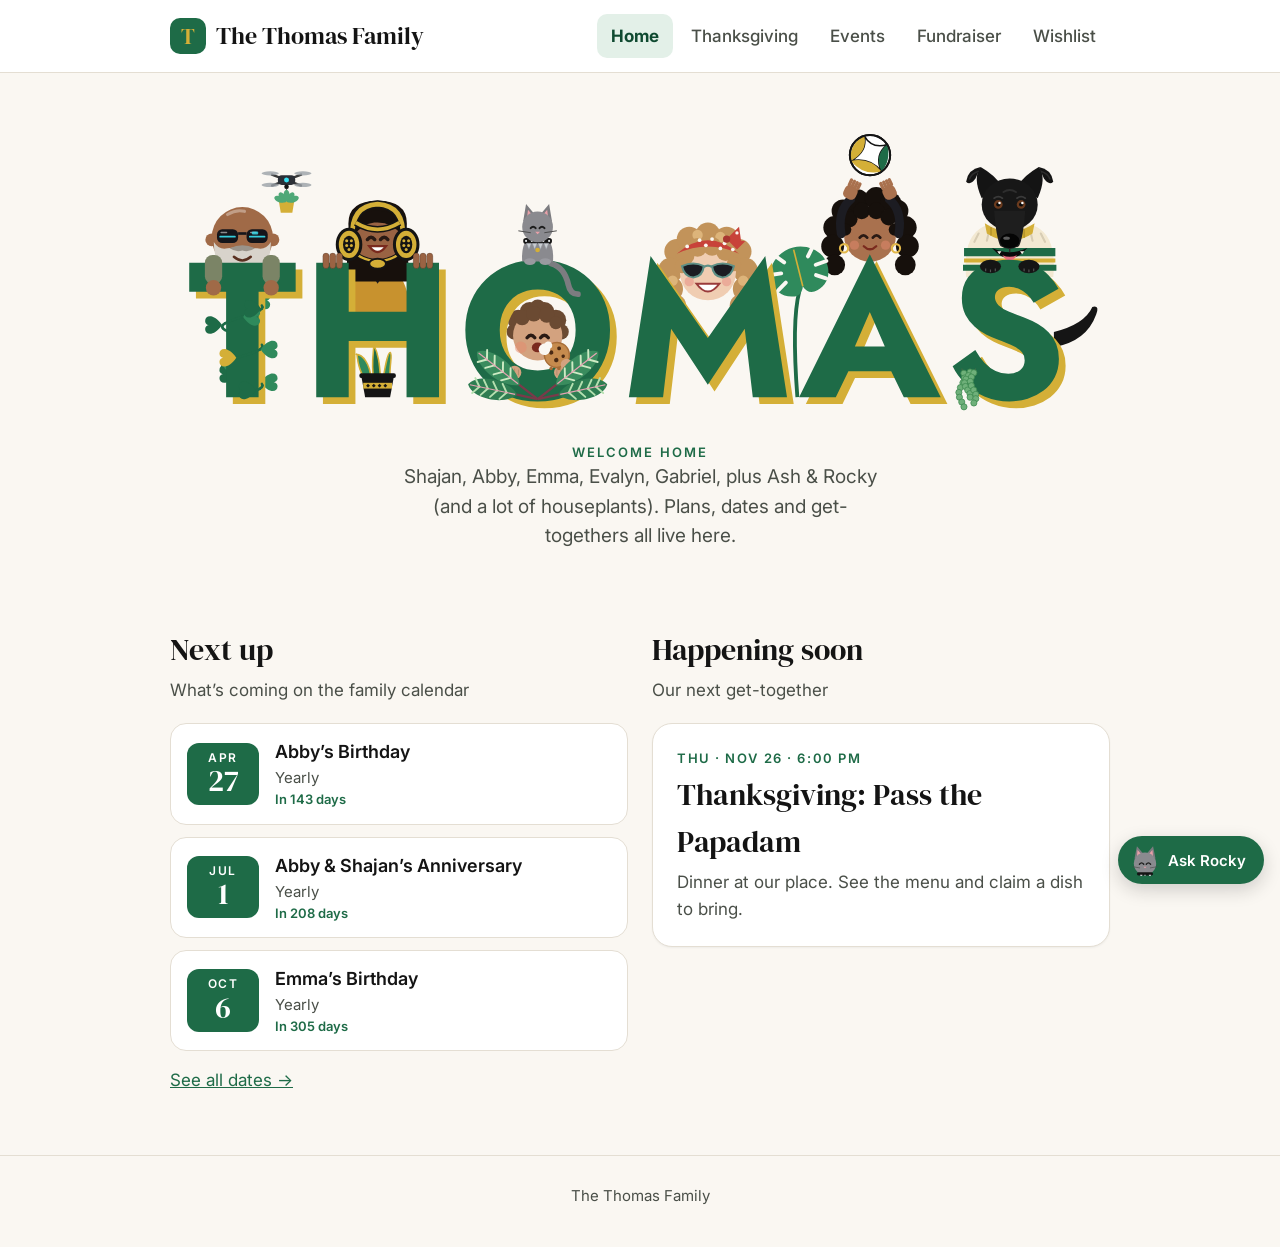
<file: index.html>
<!doctype html>
<html lang="en">
<head>
<meta charset="utf-8">
<meta name="viewport" content="width=device-width, initial-scale=1">
<meta name="robots" content="noindex, nofollow">
<title>The Thomas Family</title>
<link rel="preconnect" href="https://fonts.googleapis.com">
<link rel="preconnect" href="https://fonts.gstatic.com" crossorigin>
<link href="https://fonts.googleapis.com/css2?family=DM+Serif+Display&family=Inter:wght@400;500;600;700&display=swap" rel="stylesheet">
<link rel="stylesheet" href="assets/style.css?v=20261115b">
</head>
<body>
<header class="site-head"><div class="wrap">
<a class="brand" href="index.html"><span class="mark" aria-hidden="true">T</span>The Thomas Family</a>
<nav class="nav" aria-label="Main"><a href="index.html" aria-current="page">Home</a><a href="thanksgiving.html">Thanksgiving</a><a href="events.html">Events</a><a href="fundraiser.html">Fundraiser</a><a href="wishlist.html">Wishlist</a></nav>
</div></header>
<main>
<div class="wrap logo-hero">
<svg role="img" aria-label="THOMAS in bold green letters with the family woven in, each with a personal touch, with houseplants woven through the letters (pothos climbing the T, a snake plant inside the H, calathea leaves fanning out from behind the O, a monstera between the M and A, string of pearls trailing off the S, and a tiny succulent carried by the drone): Shajan leaning over the T Emma in gold wrestling headgear behind the H with her hands on its posts, Rocky the cat in a spiked biker collar sitting on top of the O, Gabriel peeking through the O with a chocolate chip cookie, Abby in a vintage polka-dot headscarf nestled in the M, Evalyn behind the A setting a bouncing volleyball, and Ash the black shepherd in a cozy sweater peeking over the S" viewBox="0 0 1020 330" class="thomas-logo">
<g class="lg-bob"><g transform="translate(96.1,134.0) scale(1.1)"><circle cx="-29" cy="2" r="6" fill="#A06A47"/><circle cx="29" cy="2" r="6" fill="#A06A47"/><circle r="29" fill="#A06A47"/>
<path d="M-14,-22 Q-6,-27 2,-25" fill="none" stroke="#FFF" stroke-width="3" opacity="0.35" stroke-linecap="round"/>
<path d="M-27,4 Q-27,36 0,38 Q27,36 27,4 Q22,12 14,10 Q0,8 -14,10 Q-22,12 -27,4 Z" fill="#D8D3CB"/>
<path d="M-12,10 Q0,4 12,10 Q6,14 0,12 Q-6,14 -12,10 Z" fill="#9A938A"/>
<path d="M-8,18 Q0,25 8,18" fill="none" stroke="#5A3020" stroke-width="2.4" stroke-linecap="round"/><g fill="#15151A"><rect x="-24" y="-8" width="20" height="13" rx="5"/><rect x="4" y="-8" width="20" height="13" rx="5"/></g><path d="M-4,-4 L4,-4" stroke="#15151A" stroke-width="2.5"/><path d="M-20,-5 L-15,-5 M8,-5 L13,-5" stroke="#FFF" stroke-width="1.5" opacity="0.5" stroke-linecap="round"/><path d="M-21,-1 H-7 M7,-1 H21" stroke="#38E1F2" stroke-width="1.6" stroke-linecap="round" opacity="0.9"/><rect x="9" y="-6" width="6" height="3" rx="1" fill="#38E1F2" opacity="0.8"/></g></g><g class="lg-bob" style="animation-delay:-0.50s"><path d="M202.89999999999998,220.0 Q202.89999999999998,164.0 236.89999999999998,162.0 Q270.9,164.0 270.9,220.0 Z" fill="#C8922E"/>
<path d="M224.89999999999998,163.0 L236.89999999999998,182.0 L248.89999999999998,163.0 Z" fill="#1E1E24"/>
<g transform="translate(236.9,134.0) scale(1.75)"><path d="M-17,-4 Q-20,-22 0,-22 Q20,-22 17,-4 L19,26 H-19 Z" fill="#17100C"/><circle r="14.5" fill="#9A6343"/>
<path d="M-15,0 Q-15,-17 0,-16 Q14,-16 15,-1 Q8,-10 -2,-9 Q-10,-8 -15,0 Z" fill="#17100C"/>
<path d="M-6.1,1.1 q2.2,-2.8 4.4,0 M1.7,1.1 q2.2,-2.8 4.4,0" fill="none" stroke="#2A1A14" stroke-width="2" stroke-linecap="round"/><path d="M-5,5 Q0,12 5,5 Z" fill="#FFF" stroke="#7A2A1E" stroke-width="1.4"/><path d="M-15,0 Q-16,-19 0,-20 Q16,-19 15,0" fill="none" stroke="#141414" stroke-width="4.6"/><path d="M-15,0 Q-16,-19 0,-20 Q16,-19 15,0" fill="none" stroke="#D4AF37" stroke-width="2.8"/><path d="M-13,-9 Q0,-1 13,-9" fill="none" stroke="#141414" stroke-width="4"/><path d="M-13,-9 Q0,-1 13,-9" fill="none" stroke="#D4AF37" stroke-width="2.2"/><path d="M-14,9 Q0,19 14,9" fill="none" stroke="#141414" stroke-width="2.6"/><path d="M-14,9 Q0,19 14,9" fill="none" stroke="#D4AF37" stroke-width="1.4"/><ellipse cx="0" cy="15.5" rx="5" ry="3" fill="#D4AF37" stroke="#141414" stroke-width="1.2"/><ellipse cx="-17" cy="4" rx="7" ry="9" fill="#D4AF37" stroke="#141414" stroke-width="1.8"/><ellipse cx="-17" cy="4" rx="3.6" ry="5.2" fill="#141414"/><circle cx="-18.4" cy="1.7999999999999998" r="0.9" fill="#D4AF37"/><circle cx="-15.6" cy="1.7999999999999998" r="0.9" fill="#D4AF37"/><circle cx="-18.4" cy="4.6" r="0.9" fill="#D4AF37"/><circle cx="-15.6" cy="4.6" r="0.9" fill="#D4AF37"/><circle cx="-17" cy="7" r="0.9" fill="#D4AF37"/><ellipse cx="17" cy="4" rx="7" ry="9" fill="#D4AF37" stroke="#141414" stroke-width="1.8"/><ellipse cx="17" cy="4" rx="3.6" ry="5.2" fill="#141414"/><circle cx="15.6" cy="1.7999999999999998" r="0.9" fill="#D4AF37"/><circle cx="18.4" cy="1.7999999999999998" r="0.9" fill="#D4AF37"/><circle cx="15.6" cy="4.6" r="0.9" fill="#D4AF37"/><circle cx="18.4" cy="4.6" r="0.9" fill="#D4AF37"/><circle cx="17" cy="7" r="0.9" fill="#D4AF37"/></g></g><g class="lg-peek" style="animation-delay:-1.20s"><g transform="translate(403.5,236.0) scale(1.35)"><circle cx="-15" cy="-12" r="8" fill="#6B4A32"/><circle cx="-6" cy="-18" r="8" fill="#6B4A32"/><circle cx="5" cy="-18" r="8" fill="#6B4A32"/><circle cx="14" cy="-12" r="8" fill="#6B4A32"/><circle cx="18" cy="-3" r="6" fill="#6B4A32"/><circle cx="-18" cy="-3" r="6" fill="#6B4A32"/><circle cx="0" cy="-22" r="6" fill="#6B4A32"/><circle r="19" fill="#D3A27F"/>
<circle cx="-12" cy="-14" r="6" fill="#6B4A32"/><circle cx="-3" cy="-17" r="6" fill="#6B4A32"/><circle cx="7" cy="-16" r="6" fill="#6B4A32"/><circle cx="14" cy="-10" r="5" fill="#6B4A32"/><path d="M-8.2,1.5 q3.0,-3.8 6.0,0 M2.2,1.5 q3.0,-3.8 6.0,0" fill="none" stroke="#2A1A14" stroke-width="2.6" stroke-linecap="round"/><ellipse cx="0" cy="9" rx="4.5" ry="3.8" fill="#7A2A1E"/><circle cx="-13" cy="9" r="4.5" fill="#E58A6E" opacity="0.5"/><circle cx="13" cy="9" r="4.5" fill="#E58A6E" opacity="0.5"/></g></g><g class="lg-tilt" style="animation-delay:-1.50s"><g transform="translate(580.7,170.0) scale(1.08)"><circle cx="-30" cy="-20" r="12" fill="#C2935A"/><circle cx="-36" cy="-2" r="12" fill="#C2935A"/><circle cx="-36" cy="16" r="12" fill="#C2935A"/><circle cx="-32" cy="32" r="11" fill="#C2935A"/><circle cx="30" cy="-20" r="12" fill="#C2935A"/><circle cx="36" cy="-2" r="12" fill="#C2935A"/><circle cx="36" cy="16" r="12" fill="#C2935A"/><circle cx="32" cy="32" r="11" fill="#C2935A"/><circle cx="-18" cy="-32" r="12" fill="#C2935A"/><circle cx="0" cy="-36" r="12" fill="#C2935A"/><circle cx="18" cy="-32" r="12" fill="#C2935A"/>
<circle cx="-34" cy="8" r="5" fill="#DDB47A"/><circle cx="34" cy="8" r="5" fill="#DDB47A"/><circle cx="-10" cy="-36" r="5" fill="#DDB47A"/><circle cx="12" cy="-34" r="5" fill="#DDB47A"/><circle r="27" fill="#F0CDB2"/>
<circle cx="-22" cy="-16" r="9" fill="#C2935A"/><circle cx="-10" cy="-24" r="9" fill="#C2935A"/><circle cx="4" cy="-25" r="9" fill="#C2935A"/><circle cx="17" cy="-20" r="9" fill="#C2935A"/><circle cx="25" cy="-8" r="7" fill="#C2935A"/><circle cx="-25" cy="-6" r="7" fill="#C2935A"/>
<path d="M-11,11 Q0,26 11,11 Z" fill="#FFF" stroke="#9A3B3B" stroke-width="2"/><circle cx="-18" cy="9" r="4.5" fill="#E58A80" opacity="0.5"/><circle cx="18" cy="9" r="4.5" fill="#E58A80" opacity="0.5"/><g fill="#1B1B22" stroke="#5E8F86" stroke-width="2"><path d="M-25,-6 Q-14,-11 -4,-6 Q-5,4 -14,5 Q-23,4 -25,-6 Z"/><path d="M4,-6 Q14,-11 25,-6 Q23,4 14,5 Q5,4 4,-6 Z"/></g><path d="M-4,-5 Q0,-8 4,-5" fill="none" stroke="#5E8F86" stroke-width="2"/><path d="M-30,-18 Q0,-44 30,-18 Q0,-32 -30,-18 Z" fill="#C8423A"/><circle cx="-20" cy="-25" r="1.8" fill="#FAF7F2"/><circle cx="-8" cy="-31" r="1.8" fill="#FAF7F2"/><circle cx="4" cy="-32" r="1.8" fill="#FAF7F2"/><circle cx="16" cy="-28" r="1.8" fill="#FAF7F2"/><circle cx="24" cy="-22" r="1.8" fill="#FAF7F2"/><circle cx="-2" cy="-26" r="1.8" fill="#FAF7F2"/><circle cx="12" cy="-23" r="1.8" fill="#FAF7F2"/><path d="M18,-32 L30,-44 L32,-30 Z M18,-32 L36,-30 L28,-22 Z" fill="#C8423A"/><circle cx="18" cy="-32" r="3.5" fill="#A83530"/><circle cx="28" cy="-38" r="1.6" fill="#FAF7F2"/></g></g><g class="lg-bob" style="animation-delay:-0.80s"><g transform="translate(749.4,132.0) scale(1.08)"><circle cx="-26" cy="-24" r="11" fill="#16100C"/><circle cx="-34" cy="-8" r="11" fill="#16100C"/><circle cx="-36" cy="10" r="11" fill="#16100C"/><circle cx="-34" cy="28" r="10" fill="#16100C"/><circle cx="26" cy="-24" r="11" fill="#16100C"/><circle cx="34" cy="-8" r="11" fill="#16100C"/><circle cx="36" cy="10" r="11" fill="#16100C"/><circle cx="34" cy="28" r="10" fill="#16100C"/><circle cx="-12" cy="-34" r="11" fill="#16100C"/><circle cx="6" cy="-36" r="11" fill="#16100C"/><circle cx="20" cy="-32" r="10" fill="#16100C"/>
<circle r="25" fill="#A9714E"/><circle cx="-20" cy="-16" r="8" fill="#16100C"/><circle cx="-8" cy="-24" r="8" fill="#16100C"/><circle cx="6" cy="-24" r="8" fill="#16100C"/><circle cx="18" cy="-18" r="8" fill="#16100C"/><circle cx="24" cy="-6" r="6" fill="#16100C"/><circle cx="-24" cy="-6" r="6" fill="#16100C"/>
<circle cx="-25" cy="12" r="4" fill="none" stroke="#E2B84A" stroke-width="2"/><circle cx="25" cy="12" r="4" fill="none" stroke="#E2B84A" stroke-width="2"/>
<path d="M-9.9,1.8 q3.6,-4.5 7.2,0 M2.7,1.8 q3.6,-4.5 7.2,0" fill="none" stroke="#2A1A14" stroke-width="2.6" stroke-linecap="round"/><path d="M-6,10 q6,6 12,0" fill="none" stroke="#7A2A1E" stroke-width="2.2" stroke-linecap="round"/><circle cx="-15" cy="9" r="4.5" fill="#E58A6E" opacity="0.5"/><circle cx="15" cy="9" r="4.5" fill="#E58A6E" opacity="0.5"/></g></g><g class="lg-wag"><path d="M940.8,248.0 q34,-6 44,-34 q4,-10 -4,-8 q-8,18 -40,26 Z" fill="#151515"/></g><g class="lg-bob" style="animation-delay:-0.30s"><g transform="translate(894.8,108.0) scale(1.08)"><g class="lg-tilt" style="animation-delay:-0.60s">
<path d="M-42,62 Q-46,20 -22,12 H22 Q46,20 42,62 Z" fill="#F3E9D2"/>
<path d="M-44,34 H44 V42 H-44 Z M-45,50 H45 V56 H-45 Z" fill="#1E6B47"/>
<path d="M-44,44 H44 V48 H-44 Z" fill="#D4AF37"/>
<path d="M-30,20 l-4,8 M-20,18 l-2,9 M20,18 l2,9 M30,20 l4,8" stroke="#D8CDB4" stroke-width="2" stroke-linecap="round"/>
<path d="M-24,10 Q0,26 24,10 L22,20 Q0,34 -22,20 Z" fill="#D4AF37"/>
<path d="M-18,14 v8 M-10,17 v9 M-2,18 v9 M6,18 v9 M14,16 v8" stroke="#B8962A" stroke-width="1.6"/>
<path d="M-27,-14 Q-36,-34 -28,-44 Q-14,-36 -8,-26 Z" fill="#141414"/><path d="M-28,-44 Q-40,-42 -42,-30 Q-38,-26 -33,-33 Z" fill="#141414"/><path d="M-30,-40 Q-37,-38 -39,-32" fill="none" stroke="#2C2C2C" stroke-width="1.6"/>
<path d="M27,-14 Q36,-34 28,-44 Q14,-36 8,-26 Z" fill="#141414"/><path d="M28,-44 Q40,-42 42,-30 Q38,-26 33,-33 Z" fill="#141414"/><path d="M30,-40 Q37,-38 39,-32" fill="none" stroke="#2C2C2C" stroke-width="1.6"/>
<ellipse cx="0" cy="-8" rx="27" ry="25" fill="#171717"/>
<path d="M-15,-2 Q-13,24 -9,32 Q0,38 9,32 Q13,24 15,-2 Z" fill="#1E1E1E"/>
<path d="M-6,-20 Q0,-24 6,-20" fill="none" stroke="#2E2E2E" stroke-width="2" stroke-linecap="round"/>
<circle cx="-11" cy="-8" r="4.2" fill="#6B3B1E"/><circle cx="11" cy="-8" r="4.2" fill="#6B3B1E"/>
<circle cx="-11" cy="-8" r="2" fill="#0A0A0A"/><circle cx="11" cy="-8" r="2" fill="#0A0A0A"/>
<circle cx="-9.8" cy="-9.4" r="1.2" fill="#FFF"/><circle cx="12.2" cy="-9.4" r="1.2" fill="#FFF"/>
<path d="M-15,-14 Q-11,-17 -7,-14 M7,-14 Q11,-17 15,-14" fill="none" stroke="#3A3A3A" stroke-width="1.6" stroke-linecap="round"/>
<ellipse cx="0" cy="27" rx="9.5" ry="7" fill="#050505"/><ellipse cx="-3" cy="24.5" rx="3.2" ry="1.6" fill="#FFF" opacity="0.35"/>
<path d="M-17,34 Q0,54 17,34 Q0,42 -17,34 Z" fill="#0A0A0A"/>
<path d="M-7,41 Q0,52 7,41 Q0,44 -7,41 Z" fill="#E9707E"/>
<path d="M-12,37 l2,3 2,-3 M10,37 l2,3 2,-3" fill="#F5F0E6"/>
<path d="M0,34 V38" stroke="#2A2A2A" stroke-width="1.4"/>
</g></g></g><path d="M116.4,286.1 L114.3,284.4" stroke="#1E6B47" stroke-width="2.6" stroke-linecap="round"/><path d="M114.3,284.4 L110.9,282.7" stroke="#1E6B47" stroke-width="2.6" stroke-linecap="round"/><path d="M110.9,282.7 L106.6,281.0" stroke="#1E6B47" stroke-width="2.6" stroke-linecap="round"/><path d="M106.6,281.0 L101.5,279.3" stroke="#1E6B47" stroke-width="2.6" stroke-linecap="round"/><path d="M101.5,279.3 L96.1,277.6" stroke="#1E6B47" stroke-width="2.6" stroke-linecap="round"/><path d="M96.1,277.6 L90.7,275.9" stroke="#1E6B47" stroke-width="2.6" stroke-linecap="round"/><path d="M90.7,275.9 L85.6,274.2" stroke="#1E6B47" stroke-width="2.6" stroke-linecap="round"/><path d="M85.6,274.2 L81.3,272.5" stroke="#1E6B47" stroke-width="2.6" stroke-linecap="round"/><path d="M81.3,272.5 L77.9,270.8" stroke="#1E6B47" stroke-width="2.6" stroke-linecap="round"/><path d="M77.9,270.8 L75.8,269.1" stroke="#1E6B47" stroke-width="2.6" stroke-linecap="round"/><path d="M75.8,269.1 L75.1,267.4" stroke="#1E6B47" stroke-width="2.6" stroke-linecap="round"/><path d="M75.1,267.4 L75.8,265.7" stroke="#1E6B47" stroke-width="2.6" stroke-linecap="round"/><path d="M116.4,245.3 L114.3,243.6" stroke="#1E6B47" stroke-width="2.6" stroke-linecap="round"/><path d="M114.3,243.6 L110.9,241.9" stroke="#1E6B47" stroke-width="2.6" stroke-linecap="round"/><path d="M110.9,241.9 L106.6,240.2" stroke="#1E6B47" stroke-width="2.6" stroke-linecap="round"/><path d="M106.6,240.2 L101.5,238.5" stroke="#1E6B47" stroke-width="2.6" stroke-linecap="round"/><path d="M101.5,238.5 L96.1,236.8" stroke="#1E6B47" stroke-width="2.6" stroke-linecap="round"/><path d="M96.1,236.8 L90.7,235.1" stroke="#1E6B47" stroke-width="2.6" stroke-linecap="round"/><path d="M90.7,235.1 L85.6,233.4" stroke="#1E6B47" stroke-width="2.6" stroke-linecap="round"/><path d="M85.6,233.4 L81.3,231.7" stroke="#1E6B47" stroke-width="2.6" stroke-linecap="round"/><path d="M81.3,231.7 L77.9,230.0" stroke="#1E6B47" stroke-width="2.6" stroke-linecap="round"/><path d="M77.9,230.0 L75.8,228.3" stroke="#1E6B47" stroke-width="2.6" stroke-linecap="round"/><path d="M75.8,228.3 L75.1,226.6" stroke="#1E6B47" stroke-width="2.6" stroke-linecap="round"/><path d="M75.1,226.6 L75.8,224.9" stroke="#1E6B47" stroke-width="2.6" stroke-linecap="round"/><path d="M116.4,204.5 L114.3,202.8" stroke="#1E6B47" stroke-width="2.6" stroke-linecap="round"/><path d="M114.3,202.8 L110.9,201.1" stroke="#1E6B47" stroke-width="2.6" stroke-linecap="round"/><path d="M110.9,201.1 L106.6,199.4" stroke="#1E6B47" stroke-width="2.6" stroke-linecap="round"/><path d="M106.6,199.4 L101.5,197.7" stroke="#1E6B47" stroke-width="2.6" stroke-linecap="round"/><path d="M101.5,197.7 L96.1,196.0" stroke="#1E6B47" stroke-width="2.6" stroke-linecap="round"/><path d="M0,6 C-9,0 -8,-7 -3,-7 C-1,-7 0,-5 0,-4 C0,-5 1,-7 3,-7 C8,-7 9,0 0,6 Z" fill="#2F8A5C" transform="translate(123.3,284.4) rotate(90) scale(1.35)"/><path d="M0,6 C-9,0 -8,-7 -3,-7 C-1,-7 0,-5 0,-4 C0,-5 1,-7 3,-7 C8,-7 9,0 0,6 Z" fill="#1E6B47" transform="translate(81.7,275.9) rotate(-90) scale(1.35)"/><path d="M0,6 C-9,0 -8,-7 -3,-7 C-1,-7 0,-5 0,-4 C0,-5 1,-7 3,-7 C8,-7 9,0 0,6 Z" fill="#2F8A5C" transform="translate(84.1,267.4) rotate(90) scale(1.35)"/><path d="M0,6 C-9,0 -8,-7 -3,-7 C-1,-7 0,-5 0,-4 C0,-5 1,-7 3,-7 C8,-7 9,0 0,6 Z" fill="#1E6B47" transform="translate(101.9,241.9) rotate(-90) scale(1.35)"/><path d="M0,6 C-9,0 -8,-7 -3,-7 C-1,-7 0,-5 0,-4 C0,-5 1,-7 3,-7 C8,-7 9,0 0,6 Z" fill="#2F8A5C" transform="translate(94.6,233.4) rotate(90) scale(1.35)"/><path d="M0,6 C-9,0 -8,-7 -3,-7 C-1,-7 0,-5 0,-4 C0,-5 1,-7 3,-7 C8,-7 9,0 0,6 Z" fill="#2F8A5C" transform="translate(115.6,199.4) rotate(90) scale(1.35)"/><g class="lg-tilt" style="animation-delay:-1.40s"><path d="M673.8000000000001,300 Q667.8000000000001,220 675.8000000000001,190.0" fill="none" stroke="#1E6B47" stroke-width="4"/><g transform="translate(675.8,170.0) rotate(-14) scale(0.58)"><path d="M0,-46 C25,-46 50,-28 52,-3 C54,22 38,38 18,40 C9,40 3,35 0,26 C-3,35 -9,40 -18,40 C-38,38 -54,22 -52,-3 C-50,-28 -25,-46 0,-46 Z" fill="#2F8A5C"/><path d="M52,-8 L32,-6 M-52,-8 L-32,-6 M44,22 L28,12 M-44,22 L-28,12 M34,-38 L22,-24 M-34,-38 L-22,-24" stroke="#FAF7F2" stroke-width="7" stroke-linecap="round"/><path d="M0,-42 V26" stroke="#D4AF37" stroke-width="3"/></g></g>
<path d="M4 549H196V0H365V549H558V700H4Z" transform="translate(47.0,307) scale(0.2,-0.2)" fill="#D4AF37"/><path d="M121 293H651V445H121ZM544 700V0H713V700ZM74 700V0H243V700Z" transform="translate(165.2,307) scale(0.2,-0.2)" fill="#D4AF37"/><path d="M213 350Q213 412 237.5 459.5Q262 507 306.5 534.0Q351 561 411 561Q472 561 516.0 534.0Q560 507 584.0 459.5Q608 412 608 350Q608 288 583.5 240.5Q559 193 514.5 166.0Q470 139 411 139Q351 139 306.5 166.0Q262 193 237.5 240.5Q213 288 213 350ZM34 350Q34 269 61.5 201.0Q89 133 139.5 83.0Q190 33 259.0 5.5Q328 -22 411 -22Q493 -22 562.0 5.5Q631 33 681.5 83.0Q732 133 759.5 201.0Q787 269 787 350Q787 431 759.0 498.0Q731 565 680.0 614.0Q629 663 560.5 689.5Q492 716 411 716Q331 716 262.0 689.5Q193 663 142.0 614.0Q91 565 62.5 498.0Q34 431 34 350Z" transform="translate(328.4,307) scale(0.2,-0.2)" fill="#D4AF37"/><path d="M254 357 445 65 637 357 679 0H857L744 735L445 308L147 735L34 0H212Z" transform="translate(498.6,307) scale(0.2,-0.2)" fill="#D4AF37"/><path d="M184 135H554L543 264H196ZM367 443 466 216 460 173 544 0H736L367 744L-1 0H190L277 180L269 217Z" transform="translate(682.8,307) scale(0.2,-0.2)" fill="#D4AF37"/><path d="M151 246 33 161Q57 111 100.0 69.0Q143 27 201.5 2.5Q260 -22 328 -22Q377 -22 423.5 -7.5Q470 7 506.5 35.0Q543 63 564.5 104.5Q586 146 586 199Q586 243 572.0 277.0Q558 311 533.5 337.0Q509 363 477.0 381.5Q445 400 408 414Q359 431 324.5 446.0Q290 461 271.5 479.0Q253 497 253 521Q253 544 272.0 559.5Q291 575 327 575Q354 575 377.5 564.5Q401 554 420.5 535.5Q440 517 455 492L584 564Q566 600 532.0 635.0Q498 670 446.5 693.0Q395 716 325 716Q257 716 201.5 692.5Q146 669 113.5 624.0Q81 579 81 517Q81 465 100.0 428.5Q119 392 148.0 366.5Q177 341 209.5 325.0Q242 309 267 300Q318 281 349.0 266.0Q380 251 394.0 234.5Q408 218 408 191Q408 159 384.0 140.5Q360 122 323 122Q288 122 256.5 137.0Q225 152 198.5 180.0Q172 208 151 246Z" transform="translate(835.8,307) scale(0.2,-0.2)" fill="#D4AF37"/><path d="M4 549H196V0H365V549H558V700H4Z" transform="translate(40.0,300) scale(0.2,-0.2)" fill="#1E6B47"/><path d="M121 293H651V445H121ZM544 700V0H713V700ZM74 700V0H243V700Z" transform="translate(158.2,300) scale(0.2,-0.2)" fill="#1E6B47"/><path d="M213 350Q213 412 237.5 459.5Q262 507 306.5 534.0Q351 561 411 561Q472 561 516.0 534.0Q560 507 584.0 459.5Q608 412 608 350Q608 288 583.5 240.5Q559 193 514.5 166.0Q470 139 411 139Q351 139 306.5 166.0Q262 193 237.5 240.5Q213 288 213 350ZM34 350Q34 269 61.5 201.0Q89 133 139.5 83.0Q190 33 259.0 5.5Q328 -22 411 -22Q493 -22 562.0 5.5Q631 33 681.5 83.0Q732 133 759.5 201.0Q787 269 787 350Q787 431 759.0 498.0Q731 565 680.0 614.0Q629 663 560.5 689.5Q492 716 411 716Q331 716 262.0 689.5Q193 663 142.0 614.0Q91 565 62.5 498.0Q34 431 34 350Z" transform="translate(321.4,300) scale(0.2,-0.2)" fill="#1E6B47"/><path d="M254 357 445 65 637 357 679 0H857L744 735L445 308L147 735L34 0H212Z" transform="translate(491.6,300) scale(0.2,-0.2)" fill="#1E6B47"/><path d="M184 135H554L543 264H196ZM367 443 466 216 460 173 544 0H736L367 744L-1 0H190L277 180L269 217Z" transform="translate(675.8,300) scale(0.2,-0.2)" fill="#1E6B47"/><path d="M151 246 33 161Q57 111 100.0 69.0Q143 27 201.5 2.5Q260 -22 328 -22Q377 -22 423.5 -7.5Q470 7 506.5 35.0Q543 63 564.5 104.5Q586 146 586 199Q586 243 572.0 277.0Q558 311 533.5 337.0Q509 363 477.0 381.5Q445 400 408 414Q359 431 324.5 446.0Q290 461 271.5 479.0Q253 497 253 521Q253 544 272.0 559.5Q291 575 327 575Q354 575 377.5 564.5Q401 554 420.5 535.5Q440 517 455 492L584 564Q566 600 532.0 635.0Q498 670 446.5 693.0Q395 716 325 716Q257 716 201.5 692.5Q146 669 113.5 624.0Q81 579 81 517Q81 465 100.0 428.5Q119 392 148.0 366.5Q177 341 209.5 325.0Q242 309 267 300Q318 281 349.0 266.0Q380 251 394.0 234.5Q408 218 408 191Q408 159 384.0 140.5Q360 122 323 122Q288 122 256.5 137.0Q225 152 198.5 180.0Q172 208 151 246Z" transform="translate(828.8,300) scale(0.2,-0.2)" fill="#1E6B47"/>
<g class="lg-hover" style="animation-delay:-0.20s"><g transform="translate(142.1,74.0)"><path d="M-16,-6 L16,6 M-16,6 L16,-6" stroke="#3A3A3A" stroke-width="2.5"/>
<ellipse cx="-17" cy="-7" rx="9" ry="2.2" fill="#9AA0A6" opacity="0.8"/><ellipse cx="17" cy="-7" rx="9" ry="2.2" fill="#9AA0A6" opacity="0.8"/><ellipse cx="-17" cy="5" rx="9" ry="2.2" fill="#9AA0A6" opacity="0.8"/><ellipse cx="17" cy="5" rx="9" ry="2.2" fill="#9AA0A6" opacity="0.8"/>
<rect x="-9" y="-5" width="18" height="10" rx="4" fill="#2B2F36"/><circle cx="0" cy="0" r="2.6" fill="#38E1F2" class="lg-blink"/><circle cx="0" cy="7" r="2.4" fill="#141414"/><path d="M0,9 V22" stroke="#555" stroke-width="1"/><path d="M-8,22 H8 L6,34 H-6 Z" fill="#D4AF37"/><ellipse cx="-4" cy="18" rx="3.2" ry="6" fill="#4FA877" transform="rotate(-35 -4 18)"/><ellipse cx="4" cy="18" rx="3.2" ry="6" fill="#4FA877" transform="rotate(35 4 18)"/><ellipse cx="0" cy="16" rx="3.2" ry="6" fill="#4FA877" transform="rotate(0 0 16)"/><ellipse cx="-7" cy="20" rx="3.2" ry="6" fill="#4FA877" transform="rotate(-70 -7 20)"/><ellipse cx="7" cy="20" rx="3.2" ry="6" fill="#4FA877" transform="rotate(70 7 20)"/></g></g><g class="lg-bob"><rect x="57.099999999999994" y="152.0" width="18" height="30" rx="8" fill="#7B8466"/><circle cx="66.1" cy="186.0" r="8" fill="#A06A47"/></g><g class="lg-bob"><rect x="117.1" y="152.0" width="18" height="30" rx="8" fill="#7B8466"/><circle cx="126.1" cy="186.0" r="8" fill="#A06A47"/></g><g class="lg-swish" style="animation-delay:-0.40s"><path d="M417.4,160.8 q14,4 18,22 q2,10 10,10" fill="none" stroke="#7C7C80" stroke-width="6" stroke-linecap="round"/></g>
<g transform="translate(403.4,158.8)"><path d="M-16,0 Q-18,-26 0,-28 Q18,-26 16,0 Z" fill="#8A8A8F"/>
<rect x="-15" y="-24.5" width="30" height="6" rx="3" fill="#141414"/><path d="M-11.6,-19 L-9,-12.5 L-6.4,-19 Z" fill="#C9CDD2" stroke="#8E949B" stroke-width="0.6"/><path d="M-5.6,-19 L-3,-12.5 L-0.3999999999999999,-19 Z" fill="#C9CDD2" stroke="#8E949B" stroke-width="0.6"/><path d="M0.3999999999999999,-19 L3,-12.5 L5.6,-19 Z" fill="#C9CDD2" stroke="#8E949B" stroke-width="0.6"/><path d="M6.4,-19 L9,-12.5 L11.6,-19 Z" fill="#C9CDD2" stroke="#8E949B" stroke-width="0.6"/><circle cx="-12" cy="-21.5" r="1.1" fill="#E6E9EC"/><circle cx="-6" cy="-21.5" r="1.1" fill="#E6E9EC"/><circle cx="0" cy="-21.5" r="1.1" fill="#E6E9EC"/><circle cx="6" cy="-21.5" r="1.1" fill="#E6E9EC"/><circle cx="12" cy="-21.5" r="1.1" fill="#E6E9EC"/><circle cx="0" cy="-12" r="2.4" fill="#D4AF37"/><g transform="translate(0,-36)"><g class="lg-tilt" style="animation-delay:-1.00s"><path d="M-15,-6 L-12,-24 L-2,-12 Z M15,-6 L12,-24 L2,-12 Z" fill="#7C7C80"/><path d="M-11,-9 L-10,-18 L-5,-12 Z M11,-9 L10,-18 L5,-12 Z" fill="#E9A0A8"/>
<circle r="16" fill="#8A8A8F"/><path d="M-7.2,1.3 q2.6,-3.2 5.2,0 M2.0,1.3 q2.6,-3.2 5.2,0" fill="none" stroke="#1d1d1d" stroke-width="2" stroke-linecap="round"/><path d="M-2.5,5 L2.5,5 L0,7.5 Z" fill="#E9A0A8"/><path d="M-7,6 L-20,4 M7,6 L20,4" stroke="#4a4a4a" stroke-width="1"/></g></g>
<ellipse cx="-8" cy="0" rx="6" ry="3.5" fill="#9A9AA0"/><ellipse cx="8" cy="0" rx="6" ry="3.5" fill="#9A9AA0"/></g><g class="lg-bob" style="animation-delay:-0.50s"><rect x="179.9" y="150.0" width="6.5" height="16" rx="3.2" fill="#9A6343" stroke="#00000030" stroke-width="1"/><rect x="186.9" y="150.0" width="6.5" height="16" rx="3.2" fill="#9A6343" stroke="#00000030" stroke-width="1"/><rect x="193.9" y="150.0" width="6.5" height="16" rx="3.2" fill="#9A6343" stroke="#00000030" stroke-width="1"/></g><g class="lg-bob" style="animation-delay:-0.50s"><rect x="273.9" y="150.0" width="6.5" height="16" rx="3.2" fill="#9A6343" stroke="#00000030" stroke-width="1"/><rect x="280.9" y="150.0" width="6.5" height="16" rx="3.2" fill="#9A6343" stroke="#00000030" stroke-width="1"/><rect x="287.9" y="150.0" width="6.5" height="16" rx="3.2" fill="#9A6343" stroke="#00000030" stroke-width="1"/></g><g class="lg-peek" style="animation-delay:-1.20s"><g transform="translate(379.5,274.2)"><circle r="7" fill="#D3A27F"/><path d="M-4,-3 v6 M0,-4 v7 M4,-3 v6" stroke="#00000025" stroke-width="1"/></g></g><g class="lg-peek" style="animation-delay:-1.20s"><g transform="translate(427.5,274.2)"><circle r="7" fill="#D3A27F"/><path d="M-4,-3 v6 M0,-4 v7 M4,-3 v6" stroke="#00000025" stroke-width="1"/></g></g><g class="lg-peek" style="animation-delay:-1.20s"><g transform="translate(423.5,256.0) rotate(-15)"><circle r="13" fill="#C68B4E"/><circle r="13" fill="none" stroke="#A86E38" stroke-width="1.5"/><circle cx="-5" cy="-4" r="2.2" fill="#4A2A14"/><circle cx="4" cy="-6" r="2" fill="#4A2A14"/><circle cx="-2" cy="5" r="2.3" fill="#4A2A14"/><circle cx="6" cy="3" r="1.8" fill="#4A2A14"/><circle cx="-11" cy="-9" r="6" fill="#FAF7F2"/><circle cx="-6" cy="-12" r="4" fill="#FAF7F2"/></g><circle cx="433.5" cy="266.0" r="6" fill="#D3A27F"/></g><g class="lg-crumb"><circle cx="417.5" cy="270.0" r="1.8" fill="#A86E38"/></g><g class="lg-crumb" style="animation-delay:-0.70s"><circle cx="425.5" cy="270.0" r="1.8" fill="#A86E38"/></g><g class="lg-crumb" style="animation-delay:-1.40s"><circle cx="431.5" cy="270.0" r="1.8" fill="#A86E38"/></g><g class="lg-bob" style="animation-delay:-0.80s"><path d="M719.4,130.0 Q715.4,106.0 729.4,94.0" fill="none" stroke="#1C1C22" stroke-width="9" stroke-linecap="round"/><g transform="translate(729.4,86.0) rotate(25)"><rect x="-7" y="-6" width="14" height="14" rx="5" fill="#A9714E"/><rect x="-6.1" y="-13" width="3.4" height="9" rx="1.7" fill="#A9714E"/><rect x="-2.8" y="-13" width="3.4" height="9" rx="1.7" fill="#A9714E"/><rect x="0.5" y="-13" width="3.4" height="9" rx="1.7" fill="#A9714E"/><rect x="3.6" y="-13" width="3.4" height="9" rx="1.7" fill="#A9714E"/></g><path d="M779.4,130.0 Q783.4,106.0 769.4,94.0" fill="none" stroke="#1C1C22" stroke-width="9" stroke-linecap="round"/><g transform="translate(769.4,86.0) rotate(-25)"><rect x="-7" y="-6" width="14" height="14" rx="5" fill="#A9714E"/><rect x="-6.1" y="-13" width="3.4" height="9" rx="1.7" fill="#A9714E"/><rect x="-2.8" y="-13" width="3.4" height="9" rx="1.7" fill="#A9714E"/><rect x="0.5" y="-13" width="3.4" height="9" rx="1.7" fill="#A9714E"/><rect x="3.6" y="-13" width="3.4" height="9" rx="1.7" fill="#A9714E"/></g></g><g class="lg-bounce"><g transform="translate(749.4,48.0)"><circle r="21" fill="#FFFFFF" stroke="#141414" stroke-width="2"/><path d="M-6,-20 Q-2,-4 -20,6 M-20,6 Q0,2 12,17 M12,17 Q4,0 18,-11 M18,-11 Q2,-6 -6,-20" fill="none" stroke="#141414" stroke-width="1.6"/><path d="M-6,-20 Q-2,-4 -20,6 Q-22,-12 -6,-20 Z" fill="#D4AF37"/><path d="M12,17 Q4,0 18,-11 Q22,6 12,17 Z" fill="#1E6B47"/><path d="M-20,6 Q0,2 12,17 Q-6,22 -20,6 Z" fill="#D4AF37"/><circle r="21" fill="none" stroke="#141414" stroke-width="2"/></g></g><g class="lg-bob" style="animation-delay:-0.30s"><ellipse cx="874.8" cy="164.0" rx="11" ry="7" fill="#151515"/><path d="M869.8,166.0 v3 M874.8,167.0 v3 M879.8,166.0 v3" stroke="#555" stroke-width="1.2"/><ellipse cx="914.8" cy="164.0" rx="11" ry="7" fill="#151515"/><path d="M909.8,166.0 v3 M914.8,167.0 v3 M919.8,166.0 v3" stroke="#555" stroke-width="1.2"/></g><path d="M96.1,298.0 L101.5,296.3" stroke="#1E6B47" stroke-width="2.6" stroke-linecap="round"/><path d="M101.5,296.3 L106.6,294.6" stroke="#1E6B47" stroke-width="2.6" stroke-linecap="round"/><path d="M106.6,294.6 L110.9,292.9" stroke="#1E6B47" stroke-width="2.6" stroke-linecap="round"/><path d="M110.9,292.9 L114.3,291.2" stroke="#1E6B47" stroke-width="2.6" stroke-linecap="round"/><path d="M114.3,291.2 L116.4,289.5" stroke="#1E6B47" stroke-width="2.6" stroke-linecap="round"/><path d="M116.4,289.5 L117.1,287.8" stroke="#1E6B47" stroke-width="2.6" stroke-linecap="round"/><path d="M117.1,287.8 L116.4,286.1" stroke="#1E6B47" stroke-width="2.6" stroke-linecap="round"/><path d="M75.8,265.7 L77.9,264.0" stroke="#1E6B47" stroke-width="2.6" stroke-linecap="round"/><path d="M77.9,264.0 L81.3,262.3" stroke="#1E6B47" stroke-width="2.6" stroke-linecap="round"/><path d="M81.3,262.3 L85.6,260.6" stroke="#1E6B47" stroke-width="2.6" stroke-linecap="round"/><path d="M85.6,260.6 L90.7,258.9" stroke="#1E6B47" stroke-width="2.6" stroke-linecap="round"/><path d="M90.7,258.9 L96.1,257.2" stroke="#1E6B47" stroke-width="2.6" stroke-linecap="round"/><path d="M96.1,257.2 L101.5,255.5" stroke="#1E6B47" stroke-width="2.6" stroke-linecap="round"/><path d="M101.5,255.5 L106.6,253.8" stroke="#1E6B47" stroke-width="2.6" stroke-linecap="round"/><path d="M106.6,253.8 L110.9,252.1" stroke="#1E6B47" stroke-width="2.6" stroke-linecap="round"/><path d="M110.9,252.1 L114.3,250.4" stroke="#1E6B47" stroke-width="2.6" stroke-linecap="round"/><path d="M114.3,250.4 L116.4,248.7" stroke="#1E6B47" stroke-width="2.6" stroke-linecap="round"/><path d="M116.4,248.7 L117.1,247.0" stroke="#1E6B47" stroke-width="2.6" stroke-linecap="round"/><path d="M117.1,247.0 L116.4,245.3" stroke="#1E6B47" stroke-width="2.6" stroke-linecap="round"/><path d="M75.8,224.9 L77.9,223.2" stroke="#1E6B47" stroke-width="2.6" stroke-linecap="round"/><path d="M77.9,223.2 L81.3,221.5" stroke="#1E6B47" stroke-width="2.6" stroke-linecap="round"/><path d="M81.3,221.5 L85.6,219.8" stroke="#1E6B47" stroke-width="2.6" stroke-linecap="round"/><path d="M85.6,219.8 L90.7,218.1" stroke="#1E6B47" stroke-width="2.6" stroke-linecap="round"/><path d="M90.7,218.1 L96.1,216.4" stroke="#1E6B47" stroke-width="2.6" stroke-linecap="round"/><path d="M96.1,216.4 L101.5,214.7" stroke="#1E6B47" stroke-width="2.6" stroke-linecap="round"/><path d="M101.5,214.7 L106.6,213.0" stroke="#1E6B47" stroke-width="2.6" stroke-linecap="round"/><path d="M106.6,213.0 L110.9,211.3" stroke="#1E6B47" stroke-width="2.6" stroke-linecap="round"/><path d="M110.9,211.3 L114.3,209.6" stroke="#1E6B47" stroke-width="2.6" stroke-linecap="round"/><path d="M114.3,209.6 L116.4,207.9" stroke="#1E6B47" stroke-width="2.6" stroke-linecap="round"/><path d="M116.4,207.9 L117.1,206.2" stroke="#1E6B47" stroke-width="2.6" stroke-linecap="round"/><path d="M117.1,206.2 L116.4,204.5" stroke="#1E6B47" stroke-width="2.6" stroke-linecap="round"/><path d="M0,6 C-9,0 -8,-7 -3,-7 C-1,-7 0,-5 0,-4 C0,-5 1,-7 3,-7 C8,-7 9,0 0,6 Z" fill="#1E6B47" transform="translate(101.9,292.9) rotate(-90) scale(1.35)"/><path d="M0,6 C-9,0 -8,-7 -3,-7 C-1,-7 0,-5 0,-4 C0,-5 1,-7 3,-7 C8,-7 9,0 0,6 Z" fill="#D4AF37" transform="translate(81.7,258.9) rotate(-90) scale(1.35)"/><path d="M0,6 C-9,0 -8,-7 -3,-7 C-1,-7 0,-5 0,-4 C0,-5 1,-7 3,-7 C8,-7 9,0 0,6 Z" fill="#2F8A5C" transform="translate(123.3,250.4) rotate(90) scale(1.35)"/><path d="M0,6 C-9,0 -8,-7 -3,-7 C-1,-7 0,-5 0,-4 C0,-5 1,-7 3,-7 C8,-7 9,0 0,6 Z" fill="#1E6B47" transform="translate(66.8,224.9) rotate(-90) scale(1.35)"/><path d="M0,6 C-9,0 -8,-7 -3,-7 C-1,-7 0,-5 0,-4 C0,-5 1,-7 3,-7 C8,-7 9,0 0,6 Z" fill="#2F8A5C" transform="translate(105.1,216.4) rotate(90) scale(1.35)"/><path d="M0,6 C-9,0 -8,-7 -3,-7 C-1,-7 0,-5 0,-4 C0,-5 1,-7 3,-7 C8,-7 9,0 0,6 Z" fill="#1E6B47" transform="translate(107.4,207.9) rotate(-90) scale(1.35)"/><g class="lg-tilt" style="animation-delay:-0.80s"><path d="M222.89999999999998,280 C213.89999999999998,266 216.89999999999998,253.4 214.49999999999997,255.4 C221.89999999999998,255.4 228.89999999999998,266 229.89999999999998,280 Z" fill="#2F8A5C" stroke="#D4AF37" stroke-width="1.6" stroke-linejoin="round"/><path d="M232.89999999999998,280 C229.89999999999998,266 232.89999999999998,253.4 232.89999999999998,245.4 C237.89999999999998,255.4 238.89999999999998,266 239.89999999999998,280 Z" fill="#1E6B47" stroke="#D4AF37" stroke-width="1.6" stroke-linejoin="round"/><path d="M242.89999999999998,280 C244.89999999999998,266 247.89999999999998,253.4 249.89999999999998,253.4 C252.89999999999998,255.4 248.89999999999998,266 249.89999999999998,280 Z" fill="#2F8A5C" stroke="#D4AF37" stroke-width="1.6" stroke-linejoin="round"/></g><path d="M219.89999999999998,278 H253.89999999999998 L249.89999999999998,300 H223.89999999999998 Z" fill="#141414"/><rect x="221.89999999999998" y="285" width="30" height="6" fill="#D4AF37"/><path d="M226.89999999999998,286 l2,2 -2,2 -2,-2 Z" fill="#141414"/><path d="M232.89999999999998,286 l2,2 -2,2 -2,-2 Z" fill="#141414"/><path d="M238.89999999999998,286 l2,2 -2,2 -2,-2 Z" fill="#141414"/><path d="M244.89999999999998,286 l2,2 -2,2 -2,-2 Z" fill="#141414"/><rect x="217.89999999999998" y="275" width="38" height="5" rx="2" fill="#141414"/><g class="lg-tilt" style="animation-delay:-0.70s"><g transform="translate(403.5,302) rotate(-78)"><path d="M0,0 V-26" stroke="#7A3A4A" stroke-width="2.4"/><path d="M0,-22 C14,-33 14,-67 0,-74 C-14,-67 -14,-33 0,-22 Z" fill="#2E7D52"/><path d="M0,-33 l-8,-6" stroke="#B5E0B0" stroke-width="2" stroke-linecap="round"/><path d="M0,-33 l8,-6" stroke="#B5E0B0" stroke-width="2" stroke-linecap="round"/><path d="M0,-43 l-8,-6" stroke="#B5E0B0" stroke-width="2" stroke-linecap="round"/><path d="M0,-43 l8,-6" stroke="#B5E0B0" stroke-width="2" stroke-linecap="round"/><path d="M0,-53 l-8,-6" stroke="#B5E0B0" stroke-width="2" stroke-linecap="round"/><path d="M0,-53 l8,-6" stroke="#B5E0B0" stroke-width="2" stroke-linecap="round"/><path d="M0,-62 l-8,-6" stroke="#B5E0B0" stroke-width="2" stroke-linecap="round"/><path d="M0,-62 l8,-6" stroke="#B5E0B0" stroke-width="2" stroke-linecap="round"/><path d="M0,-24 V-72" stroke="#E8A3B4" stroke-width="1.2"/></g><g transform="translate(403.5,302) rotate(-52)"><path d="M0,0 V-28" stroke="#7A3A4A" stroke-width="2.4"/><path d="M0,-24 C14,-36 14,-72 0,-80 C-14,-72 -14,-36 0,-24 Z" fill="#3A8C5E"/><path d="M0,-36 l-8,-6" stroke="#CDEBC4" stroke-width="2" stroke-linecap="round"/><path d="M0,-36 l8,-6" stroke="#CDEBC4" stroke-width="2" stroke-linecap="round"/><path d="M0,-46 l-8,-6" stroke="#CDEBC4" stroke-width="2" stroke-linecap="round"/><path d="M0,-46 l8,-6" stroke="#CDEBC4" stroke-width="2" stroke-linecap="round"/><path d="M0,-57 l-8,-6" stroke="#CDEBC4" stroke-width="2" stroke-linecap="round"/><path d="M0,-57 l8,-6" stroke="#CDEBC4" stroke-width="2" stroke-linecap="round"/><path d="M0,-67 l-8,-6" stroke="#CDEBC4" stroke-width="2" stroke-linecap="round"/><path d="M0,-67 l8,-6" stroke="#CDEBC4" stroke-width="2" stroke-linecap="round"/><path d="M0,-26 V-78" stroke="#E8A3B4" stroke-width="1.2"/></g><g transform="translate(403.5,302) rotate(52)"><path d="M0,0 V-28" stroke="#7A3A4A" stroke-width="2.4"/><path d="M0,-24 C14,-36 14,-72 0,-80 C-14,-72 -14,-36 0,-24 Z" fill="#3A8C5E"/><path d="M0,-36 l-8,-6" stroke="#CDEBC4" stroke-width="2" stroke-linecap="round"/><path d="M0,-36 l8,-6" stroke="#CDEBC4" stroke-width="2" stroke-linecap="round"/><path d="M0,-46 l-8,-6" stroke="#CDEBC4" stroke-width="2" stroke-linecap="round"/><path d="M0,-46 l8,-6" stroke="#CDEBC4" stroke-width="2" stroke-linecap="round"/><path d="M0,-57 l-8,-6" stroke="#CDEBC4" stroke-width="2" stroke-linecap="round"/><path d="M0,-57 l8,-6" stroke="#CDEBC4" stroke-width="2" stroke-linecap="round"/><path d="M0,-67 l-8,-6" stroke="#CDEBC4" stroke-width="2" stroke-linecap="round"/><path d="M0,-67 l8,-6" stroke="#CDEBC4" stroke-width="2" stroke-linecap="round"/><path d="M0,-26 V-78" stroke="#E8A3B4" stroke-width="1.2"/></g><g transform="translate(403.5,302) rotate(78)"><path d="M0,0 V-26" stroke="#7A3A4A" stroke-width="2.4"/><path d="M0,-22 C14,-33 14,-67 0,-74 C-14,-67 -14,-33 0,-22 Z" fill="#2E7D52"/><path d="M0,-33 l-8,-6" stroke="#B5E0B0" stroke-width="2" stroke-linecap="round"/><path d="M0,-33 l8,-6" stroke="#B5E0B0" stroke-width="2" stroke-linecap="round"/><path d="M0,-43 l-8,-6" stroke="#B5E0B0" stroke-width="2" stroke-linecap="round"/><path d="M0,-43 l8,-6" stroke="#B5E0B0" stroke-width="2" stroke-linecap="round"/><path d="M0,-53 l-8,-6" stroke="#B5E0B0" stroke-width="2" stroke-linecap="round"/><path d="M0,-53 l8,-6" stroke="#B5E0B0" stroke-width="2" stroke-linecap="round"/><path d="M0,-62 l-8,-6" stroke="#B5E0B0" stroke-width="2" stroke-linecap="round"/><path d="M0,-62 l8,-6" stroke="#B5E0B0" stroke-width="2" stroke-linecap="round"/><path d="M0,-24 V-72" stroke="#E8A3B4" stroke-width="1.2"/></g></g><g class="lg-swish" style="animation-delay:-1.00s"><path d="M844.8,270.0 L847.1,275.0 L847.7,280.0 L846.1,285.0 L843.5,290.0 L841.9,295.0 L842.5,300.0 L844.9,305.0 L847.2,310.0" fill="none" stroke="#3E6B48" stroke-width="1.2"/><circle cx="847.1" cy="275.0" r="3.2" fill="#6FB07A" stroke="#3E8A50" stroke-width="0.8"/><circle cx="847.7" cy="280.0" r="3.2" fill="#6FB07A" stroke="#3E8A50" stroke-width="0.8"/><circle cx="846.1" cy="285.0" r="3.2" fill="#6FB07A" stroke="#3E8A50" stroke-width="0.8"/><circle cx="843.5" cy="290.0" r="3.2" fill="#6FB07A" stroke="#3E8A50" stroke-width="0.8"/><circle cx="841.9" cy="295.0" r="3.2" fill="#6FB07A" stroke="#3E8A50" stroke-width="0.8"/><circle cx="842.5" cy="300.0" r="3.2" fill="#6FB07A" stroke="#3E8A50" stroke-width="0.8"/><circle cx="844.9" cy="305.0" r="3.2" fill="#6FB07A" stroke="#3E8A50" stroke-width="0.8"/><circle cx="847.2" cy="310.0" r="3.2" fill="#6FB07A" stroke="#3E8A50" stroke-width="0.8"/><path d="M853.3,270.0 L853.6,273.8 L851.8,277.5 L849.2,281.2 L847.8,285.0 L848.7,288.8 L851.1,292.5 L853.4,296.2 L853.6,300.0" fill="none" stroke="#3E6B48" stroke-width="1.2"/><circle cx="853.6" cy="273.8" r="3.2" fill="#6FB07A" stroke="#3E8A50" stroke-width="0.8"/><circle cx="851.8" cy="277.5" r="3.2" fill="#6FB07A" stroke="#3E8A50" stroke-width="0.8"/><circle cx="849.2" cy="281.2" r="3.2" fill="#6FB07A" stroke="#3E8A50" stroke-width="0.8"/><circle cx="847.8" cy="285.0" r="3.2" fill="#6FB07A" stroke="#3E8A50" stroke-width="0.8"/><circle cx="848.7" cy="288.8" r="3.2" fill="#6FB07A" stroke="#3E8A50" stroke-width="0.8"/><circle cx="851.1" cy="292.5" r="3.2" fill="#6FB07A" stroke="#3E8A50" stroke-width="0.8"/><circle cx="853.4" cy="296.2" r="3.2" fill="#6FB07A" stroke="#3E8A50" stroke-width="0.8"/><circle cx="853.6" cy="300.0" r="3.2" fill="#6FB07A" stroke="#3E8A50" stroke-width="0.8"/><path d="M859.5,270.0 L857.5,274.5 L855.0,279.0 L853.8,283.5 L854.9,288.0 L857.4,292.5 L859.5,297.0 L859.5,301.5 L857.5,306.0" fill="none" stroke="#3E6B48" stroke-width="1.2"/><circle cx="857.5" cy="274.5" r="3.2" fill="#6FB07A" stroke="#3E8A50" stroke-width="0.8"/><circle cx="855.0" cy="279.0" r="3.2" fill="#6FB07A" stroke="#3E8A50" stroke-width="0.8"/><circle cx="853.8" cy="283.5" r="3.2" fill="#6FB07A" stroke="#3E8A50" stroke-width="0.8"/><circle cx="854.9" cy="288.0" r="3.2" fill="#6FB07A" stroke="#3E8A50" stroke-width="0.8"/><circle cx="857.4" cy="292.5" r="3.2" fill="#6FB07A" stroke="#3E8A50" stroke-width="0.8"/><circle cx="859.5" cy="297.0" r="3.2" fill="#6FB07A" stroke="#3E8A50" stroke-width="0.8"/><circle cx="859.5" cy="301.5" r="3.2" fill="#6FB07A" stroke="#3E8A50" stroke-width="0.8"/><circle cx="857.5" cy="306.0" r="3.2" fill="#6FB07A" stroke="#3E8A50" stroke-width="0.8"/></g>
</svg>
</div>
<div class="wrap hero" style="padding-top:8px">
<div class="eyebrow">Welcome home</div>
<p class="lede">Shajan, Abby, Emma, Evalyn, Gabriel, plus Ash &amp; Rocky (and a lot of houseplants). Plans, dates and get-togethers all live here.</p>
</div>
<section><div class="wrap grid-2">
<div>
<h2>Next up</h2>
<p class="note">What’s coming on the family calendar</p>
<ul class="events" id="next-up"></ul>
<p style="margin-top:16px"><a href="events.html">See all dates →</a></p>
</div>
<div>
<h2>Happening soon</h2>
<p class="note">Our next get-together</p>
<a class="card" href="thanksgiving.html">
<div class="when">Thu · Nov 26 · 6:00 PM</div>
<div class="what">Thanksgiving: Pass the Papadam</div>
<p>Dinner at our place. See the menu and claim a dish to bring.</p>
</a>
</div>
</div></section>
</main>
<footer class="site-foot"><div class="wrap">The Thomas Family</div></footer>
<script src="assets/data.js?v=20261121a"></script>
<script src="assets/site.js?v=20261115b"></script>
</body>
</html>
</file>
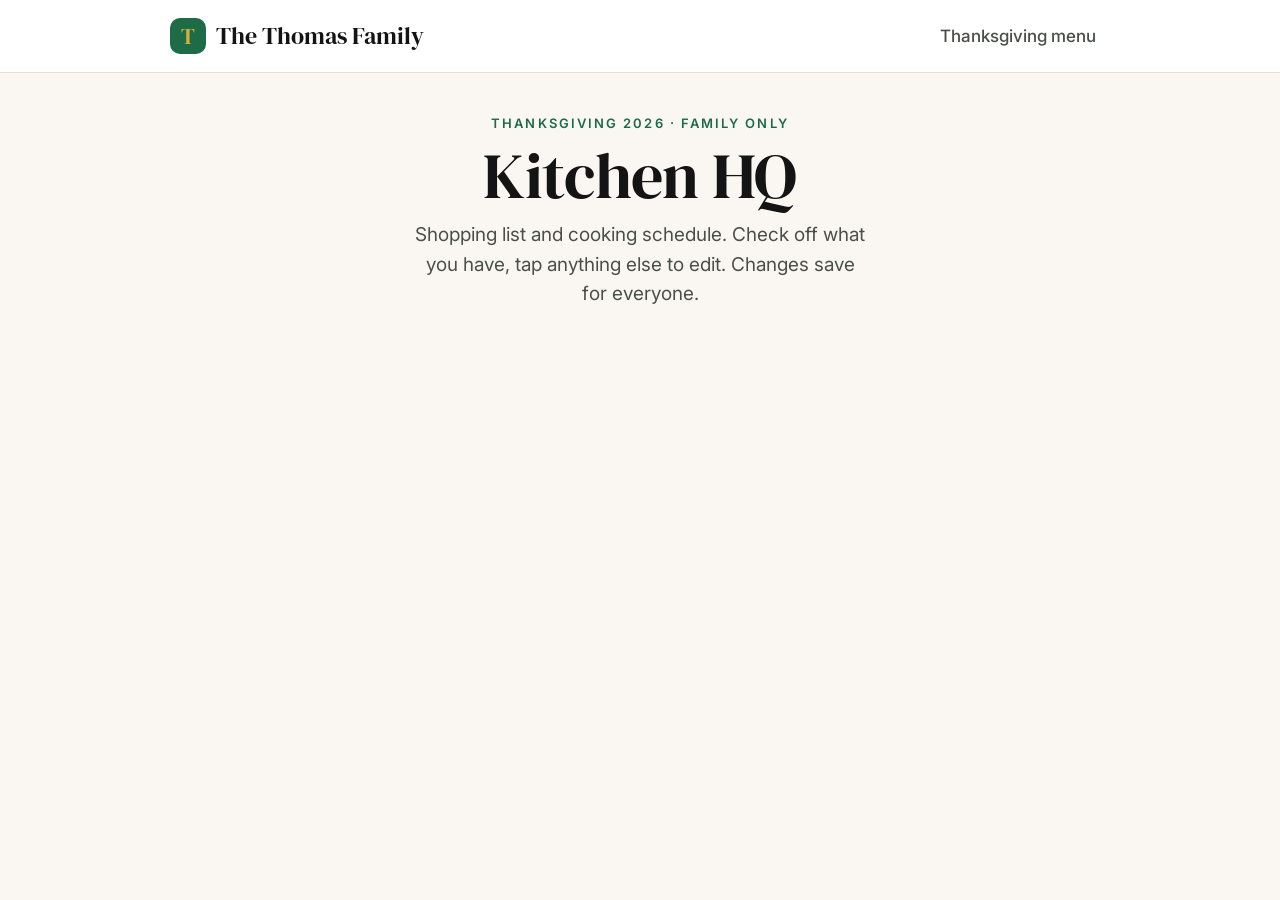
<file: shoppinglist/index.html>
<!doctype html>
<html lang="en">
<head>
<meta charset="utf-8">
<meta name="viewport" content="width=device-width, initial-scale=1">
<meta name="robots" content="noindex, nofollow">
<meta name="referrer" content="no-referrer">
<title>Kitchen HQ · The Thomas Family</title>
<link rel="preconnect" href="https://fonts.googleapis.com">
<link rel="preconnect" href="https://fonts.gstatic.com" crossorigin>
<link href="https://fonts.googleapis.com/css2?family=DM+Serif+Display&family=Inter:wght@400;500;600;700&display=swap" rel="stylesheet">
<link rel="stylesheet" href="../assets/style.css?v=20261115b">
<style>
.hq .hero{padding:40px 0 18px}
.hq h1{font-size:clamp(40px,7vw,64px)}
.tabs{display:flex;gap:6px;background:var(--card);border:1px solid var(--line);border-radius:14px;padding:5px;max-width:420px;margin:0 auto 18px}
.tabs button{flex:1;min-height:44px;border:0;border-radius:10px;background:transparent;font:600 15px var(--sans);color:var(--muted);cursor:pointer}
.tabs button[aria-selected="true"]{background:var(--blue);color:#fff}
.tabs .count{font-weight:500;opacity:.8;margin-left:4px}
.bar{display:flex;flex-wrap:wrap;gap:10px;align-items:center;justify-content:space-between;margin-bottom:14px}
.bar label{display:inline-flex;gap:8px;align-items:center;font-size:15px;color:var(--muted);cursor:pointer}
.bar input{width:20px;height:20px;accent-color:var(--blue)}
.grp{display:inline-flex;align-items:center;gap:4px;font-size:14px;color:var(--muted)}
.grp span{margin-right:4px}
.grp button{min-height:36px;padding:0 12px;border:1px solid var(--line);background:var(--card);border-radius:99px;font:600 14px var(--sans);color:var(--muted);cursor:pointer}
.grp button[aria-pressed="true"]{background:var(--blue-soft);border-color:var(--blue);color:var(--blue-dark)}
.bar .left{display:flex;flex-wrap:wrap;gap:10px 16px;align-items:center}
.progress{height:8px;background:var(--line);border-radius:99px;overflow:hidden;margin:0 0 22px}
.progress span{display:block;height:100%;background:var(--blue);border-radius:99px;transition:width .3s}
.group{margin:0 0 22px}
.group h2{font-size:24px;display:flex;align-items:baseline;gap:10px;margin:0 0 8px}
.group h2 small{font:500 14px var(--sans);color:var(--muted)}
.group h2 .today{font:700 12px var(--sans);letter-spacing:.1em;text-transform:uppercase;color:#fff;background:var(--gold);border-radius:99px;padding:3px 10px}
.items{list-style:none;margin:0;padding:0;background:var(--card);border:1px solid var(--line);border-radius:16px;overflow:hidden}
.items li{display:flex;gap:12px;align-items:flex-start;padding:12px 14px;border-top:1px solid var(--line)}
.items li:first-child{border-top:0}
.items input[type=checkbox]{flex:none;width:26px;height:26px;margin:1px 0 0;accent-color:var(--blue);cursor:pointer}
.items .body{flex:1;min-width:0;background:none;border:0;padding:0;text-align:left;font:inherit;color:inherit;cursor:pointer}
.items .t{font-weight:600}
.items .q{font-weight:400;color:var(--muted)}
.items .m{font-size:14px;color:var(--muted);margin-top:2px}
.items .n{font-size:14px;color:var(--ink);background:#FFF7EA;border-radius:8px;padding:4px 8px;margin-top:6px;display:inline-block}
.items .tm{flex:none;min-width:74px;font-weight:700;color:var(--blue-dark);font-variant-numeric:tabular-nums;padding-top:2px}
.items .who{display:inline-block;font:600 12px var(--sans);color:var(--blue-dark);background:var(--blue-soft);border-radius:99px;padding:2px 9px;margin-left:6px;vertical-align:1px}
.items .late{color:#B03A2E;font-weight:600}
.items li.done .t,.items li.done .tm{text-decoration:line-through;color:var(--muted)}
.items li.done{background:#FBFAF7}
.items li.got{background:#E3F4E4;box-shadow:inset 5px 0 0 #2E8B57}
.items li.got .t{color:#0F4A30}
.items li.got .m{color:#2F5E44}
.items .gottag{display:inline-block;font:700 12px var(--sans);color:#fff;background:#2E8B57;border-radius:99px;padding:2px 9px;margin-left:6px;vertical-align:1px}
.items .havetag{flex:none;font:700 11px var(--sans);letter-spacing:.06em;text-transform:uppercase;color:var(--blue-dark);background:var(--blue-soft);border-radius:8px;padding:5px 7px;margin-top:2px}
.items li.have .t{color:var(--muted)}
.linkish{background:none;border:0;padding:0;font:inherit;color:var(--blue);text-decoration:underline;cursor:pointer}
.add{min-height:44px;padding:0 18px;border-radius:12px;border:2px dashed var(--blue);background:var(--blue-soft);color:var(--blue-dark);font:600 15px var(--sans);cursor:pointer}
.status{font-size:13px;color:var(--muted);text-align:center;margin:10px 0 30px}
.locked{max-width:520px;margin:30px auto;text-align:center}
dialog{border:0;border-radius:20px;padding:0;width:min(520px,94vw);box-shadow:0 20px 60px rgba(0,0,0,.25)}
dialog::backdrop{background:rgba(20,20,20,.45)}
dialog form{padding:22px}
dialog h3{font-family:var(--serif);font-weight:400;font-size:26px;margin:0 0 14px}
.f{display:block;margin:0 0 12px;font-size:14px;font-weight:600;color:var(--muted)}
.f input,.f select,.f textarea{display:block;width:100%;box-sizing:border-box;margin-top:4px;min-height:44px;padding:8px 12px;border:1px solid var(--line);border-radius:12px;font:16px var(--sans);color:var(--ink);background:#fff}
.f textarea{min-height:70px;resize:vertical}
.row2{display:grid;grid-template-columns:1fr 1fr;gap:10px}
.dlg-btns{display:flex;gap:10px;justify-content:space-between;margin-top:8px}
.dlg-btns .right{display:flex;gap:10px}
.btn-del{background:transparent;color:#B03A2E;border:2px solid #E7B7B1}
.btn-del:hover{background:#FBEBEB;color:#B03A2E}
button.btn{border:0;cursor:pointer;font:600 16px var(--sans)}
button.btn-ghost{border:2px solid var(--blue)}
</style>
</head>
<body class="hq">
<header class="site-head"><div class="wrap">
<a class="brand" href="../"><span class="mark" aria-hidden="true">T</span>The Thomas Family</a>
<nav class="nav" aria-label="Main"><a href="../thanksgiving.html">Thanksgiving menu</a></nav>
</div></header>
<main class="wrap">
<div class="hero">
<div class="eyebrow">Thanksgiving 2026 · Family only</div>
<h1>Kitchen HQ</h1>
<p class="lede">Shopping list and cooking schedule. Check off what you have, tap anything else to edit. Changes save for everyone.</p>
</div>

<div id="locked" class="locked panel" hidden>
<h2>Family only</h2>
<p class="note">Answer the family riddle to get in. You'll only need to do this once on each phone.</p>
<form id="riddle-form">
<p id="riddle-q" style="font-weight:600;margin:0 0 12px">Loading the riddle…</p>
<label class="f" style="text-align:left">Your answer<input name="answer" autocomplete="off" required></label>
<p class="note" id="riddle-msg" style="margin:0 0 10px"></p>
<div class="btn-row" style="justify-content:center;margin-top:0"><button class="btn" type="submit">Let me in</button><button class="btn btn-ghost" type="button" id="riddle-new">Different riddle</button></div>
</form>
</div>

<div id="app" hidden>
<div class="tabs" role="tablist">
<button role="tab" id="tab-shop" aria-selected="true" data-list="shop">Shopping<span class="count"></span></button>
<button role="tab" id="tab-sched" aria-selected="false" data-list="sched">Schedule<span class="count"></span></button>
</div>
<div class="progress" aria-hidden="true"><span></span></div>
<div class="bar">
<div class="left"><div class="grp" id="grp" role="group" aria-label="Group shopping list by"><span>Group by</span><button type="button" data-g="section">Aisle</button><button type="button" data-g="recipe">Recipe</button></div>
<label><input type="checkbox" id="hide-done"> <span id="hide-label">Hide what's done</span></label></div>
<button class="add" id="add-btn" type="button">+ Add item</button>
</div>
<div id="list"></div>
<p class="status" id="status" aria-live="polite"></p>
</div>
</main>

<dialog id="dlg">
<form method="dialog" id="dlg-form">
<h3 id="dlg-title">Edit</h3>
<div id="dlg-fields"></div>
<div class="dlg-btns">
<button type="button" class="btn btn-del" id="dlg-del">Delete</button>
<div class="right">
<button type="button" class="btn btn-ghost" id="dlg-cancel">Cancel</button>
<button type="submit" class="btn" id="dlg-save">Save</button>
</div>
</div>
</form>
</dialog>

<script>
(function () {
  var API = "https://thomas-family-api.shajan.workers.dev";
  var HAVE = "Already have"; // still part of the recipe, but not on the to-buy list
  var SECTIONS = ["Meat", "Produce", "Dairy", "Frozen", "Pantry", "Indian grocery", "Supplies", "Other", HAVE];
  var RECIPES = [["Turkey", /turkey/i], ["Gravy", /gravy/i], ["Chicken Kondattam", /kondattam/i], ["Grammie's Nut Loaf", /nut loaf/i],
    ["Emma's Mac & Cheese", /mac\b|mac &|macaroni/i], ["Green Bean Casserole", /green bean/i], ["Corn Casserole", /corn/i],
    ["Cranberry Sauce", /cranberr/i], ["Herb Butter", /herb butter/i], ["Cocktail", /cocktail/i]];
  var OTHER = "Supplies & other";
  function recipesOf(i) {
    var out = [];
    String(i.dish || "").split(/,|\band\b/).forEach(function (part) {
      var hit = RECIPES.filter(function (r) { return r[1].test(part); })[0];
      var name = hit ? hit[0] : (part.trim() ? OTHER : null);
      if (name && out.indexOf(name) < 0) out.push(name);
    });
    return out.length ? out : [OTHER];
  }
  var FIELDS = {
    shop: [["title", "Item", "text"], ["qty", "How much", "text"], ["dish", "For", "text"], ["section", "Section", "section"],
           ["day", "Buy by", "date"], ["owner", "Who's getting it", "text"], ["notes", "Notes", "textarea"]],
    sched: [["title", "Task", "text"], ["day", "Day", "date"], ["time", "Time", "text"], ["dish", "Dish", "text"],
            ["owner", "Who", "text"], ["notes", "Notes", "textarea"]]
  };

  // The key lives only in the private link (#k=...) and this device; it's never in the site's code.
  var m = location.hash.match(/k=([A-Za-z0-9_-]{16,100})/);
  var key = m ? m[1] : "";
  try { if (key) localStorage.setItem("prepKey", key); else key = localStorage.getItem("prepKey") || ""; } catch (e) {}
  // Or the site's family unlock (same riddle Rocky asks); shared with the rest of the site.
  function famToken() { try { var s = JSON.parse(localStorage.getItem("thomasFamilyToken") || "null"); return s && s.exp > Date.now() ? s.token : ""; } catch (e) { return ""; } }

  var items = [], list = "shop", editing = null, busy = 0;
  try { list = localStorage.getItem("prepTab") || "shop"; } catch (e) {}
  var $ = function (id) { return document.getElementById(id); };
  var hideDone = $("hide-done"), groupBy = "section";
  try { groupBy = localStorage.getItem("prepGroup") || "section"; } catch (e) {}
  try { hideDone.checked = localStorage.getItem("prepHide") === "1"; } catch (e) {}

  function todayIso() { return new Date().toLocaleDateString("en-CA", { timeZone: "America/New_York" }); }
  function dayLabel(iso, long) {
    if (!iso) return long ? "Anytime" : "";
    var p = iso.split("-"), d = new Date(Date.UTC(+p[0], +p[1] - 1, +p[2], 12));
    return d.toLocaleDateString("en-US", long ? { weekday: "long", month: "short", day: "numeric", timeZone: "UTC" } : { weekday: "short", month: "numeric", day: "numeric", timeZone: "UTC" });
  }
  function mins(t) {
    var x = String(t || "").trim().match(/^(\d{1,2})(?::(\d{2}))?\s*([ap])?\.?m?\.?$/i);
    if (!x) return -1;
    var h = +x[1] % 12; if (x[3] && /p/i.test(x[3])) h += 12; if (!x[3] && +x[1] < 7) h += 12;
    return h * 60 + (+x[2] || 0);
  }
  function el(tag, cls, text) { var e = document.createElement(tag); if (cls) e.className = cls; if (text != null) e.textContent = text; return e; }
  function status(msg) { $("status").textContent = msg; }

  function api(path, body) {
    var opts = body ? { method: "POST", headers: { "Content-Type": "application/json" }, body: JSON.stringify(Object.assign({ k: key, t: famToken() }, body)) } : {};
    var url = API + path + (body ? "" : "?k=" + encodeURIComponent(key) + "&t=" + encodeURIComponent(famToken()));
    return fetch(url, opts).then(function (r) {
      return r.json().catch(function () { return {}; }).then(function (d) {
        if (!r.ok) { var e = new Error(d.error || "Something went wrong."); e.status = r.status; throw e; }
        return d;
      });
    });
  }

  function load(quiet) {
    if (busy || $("dlg").open) return Promise.resolve();
    return api("/prep").then(function (d) {
      items = d.items || [];
      $("locked").hidden = true; $("app").hidden = false;
      render();
      status("Up to date · " + new Date().toLocaleTimeString("en-US", { hour: "numeric", minute: "2-digit" }));
    }).catch(function (e) {
      if (e.status === 403) { $("app").hidden = true; showRiddle(); }
      else if (!quiet) status("Couldn't load the list. Check your connection and refresh.");
    });
  }

  function render() {
    ["shop", "sched"].forEach(function (l) {
      var all = items.filter(function (i) { return i.list === l && i.section !== HAVE; }), done = all.filter(function (i) { return i.done; }).length;
      var b = $("tab-" + l); b.setAttribute("aria-selected", String(l === list));
      b.querySelector(".count").textContent = done + "/" + all.length;
      if (l === list) document.querySelector(".progress span").style.width = (all.length ? 100 * done / all.length : 0) + "%";
    });
    $("add-btn").textContent = list === "shop" ? "+ Add item" : "+ Add task";
    $("hide-label").textContent = list === "shop" ? "Hide what we have" : "Hide what's done";
    var box = $("list"); box.textContent = "";
    var today = todayIso();
    var mine = items.filter(function (i) { return i.list === list && !(hideDone.checked && i.done); });
    var groups = [], have = null;
    $("grp").hidden = list !== "shop";
    Array.prototype.forEach.call(document.querySelectorAll("#grp button"), function (b) { b.setAttribute("aria-pressed", String(b.dataset.g === groupBy)); });
    if (list === "shop" && groupBy === "recipe") {
      RECIPES.map(function (r) { return r[0]; }).concat([OTHER]).forEach(function (name) {
        var g = mine.filter(function (i) { return recipesOf(i).indexOf(name) >= 0; });
        g.sort(function (a, b) { return (a.day || "9").localeCompare(b.day || "9") || a.sort - b.sort || a.id - b.id; });
        if (g.length) groups.push({ title: name, recipe: name, items: g });
      });
    } else if (list === "shop") {
      var have = mine.filter(function (i) { return i.section === HAVE; });
      mine = mine.filter(function (i) { return i.section !== HAVE; });
      var secs = SECTIONS.filter(function (s) { return s !== HAVE; });
      mine.forEach(function (i) { if (i.section && secs.indexOf(i.section) < 0) secs.splice(secs.length - 1, 0, i.section); });
      secs.forEach(function (s) {
        var g = mine.filter(function (i) { return (i.section || "Other") === s || (s === "Other" && secs.indexOf(i.section) < 0); });
        g.sort(function (a, b) { return (a.day || "9").localeCompare(b.day || "9") || a.sort - b.sort || a.id - b.id; });
        if (g.length) groups.push({ title: s, items: g });
      });
    } else {
      var days = [];
      mine.forEach(function (i) { var d = i.day || ""; if (days.indexOf(d) < 0) days.push(d); });
      days.sort(function (a, b) { return (a || "9").localeCompare(b || "9"); });
      days.forEach(function (d) {
        var g = mine.filter(function (i) { return (i.day || "") === d; });
        g.sort(function (a, b) { return mins(a.time) - mins(b.time) || a.sort - b.sort || a.id - b.id; });
        groups.push({ title: dayLabel(d, true), today: d === today, items: g });
      });
    }
    if (have && have.length) {
      var hv = el("p", "note", "Not buying, already have: ");
      have.forEach(function (i, n) {
        var a = el("button", "linkish", i.title + (i.notes ? " (" + i.notes + ")" : "")); a.type = "button";
        a.addEventListener("click", function () { openEdit(i); });
        if (n) hv.appendChild(document.createTextNode(", "));
        hv.appendChild(a);
      });
      hv.appendChild(document.createTextNode(". They still show in the Recipe view."));
      groups.push({ footer: hv });
    }
    if (!groups.length) box.appendChild(el("p", "note", hideDone.checked ? "Everything here is done. Nice work." : "Nothing here yet."));
    groups.forEach(function (g) {
      if (g.footer) { box.appendChild(g.footer); return; }
      var sec = el("section", "group"); sec.style.padding = "0";
      var h = el("h2", null, g.title);
      var left = g.items.filter(function (i) { return !i.done && i.section !== HAVE; }).length;
      h.appendChild(el("small", null, left ? left + " to go" : "all done ✓"));
      if (g.today) h.appendChild(el("span", "today", "Today"));
      sec.appendChild(h);
      var ul = el("ul", "items");
      g.items.forEach(function (i) { ul.appendChild(row(i, today, g.recipe)); });
      sec.appendChild(ul); box.appendChild(sec);
    });
  }

  function row(i, today, recipe) {
    var got = list === "shop" && i.done;
    var li = el("li", got ? "got" : (i.done ? "done" : ""));
    if (i.section === HAVE) { li.className = "have"; li.appendChild(el("span", "havetag", "Have it")); }
    var cb = el("input"); cb.type = "checkbox"; cb.checked = !!i.done;
    cb.setAttribute("aria-label", "Done: " + i.title);
    cb.addEventListener("change", function () { save(Object.assign({}, i, { done: cb.checked ? 1 : 0 })); });
    if (i.section !== HAVE) li.appendChild(cb);
    if (list === "sched" && i.time) li.appendChild(el("span", "tm", i.time));
    var body = el("button", "body"); body.type = "button";
    var t = el("div", "t", i.title);
    if (i.qty) { t.appendChild(document.createTextNode(" ")); t.appendChild(el("span", "q", "· " + i.qty)); }
    if (got) t.appendChild(el("span", "gottag", "✓ Have it"));
    if (i.owner) t.appendChild(el("span", "who", i.owner));
    body.appendChild(t);
    var meta = [];
    if (recipe) {
      if (i.section) meta.push(i.section);
      var others = recipesOf(i).filter(function (r) { return r !== recipe && r !== OTHER; });
      if (others.length) meta.push((meta.length ? " · " : "") + "Also for " + others.join(", "));
    } else if (i.dish) meta.push((list === "shop" ? "For " : "") + i.dish);
    var mline = el("div", "m", meta.join(""));
    if (list === "shop" && i.day && i.section !== HAVE) {
      if (meta.length) mline.appendChild(document.createTextNode(" · "));
      var late = !i.done && i.day < today;
      mline.appendChild(el("span", late ? "late" : "", (late ? "Overdue: buy by " : "Buy by ") + dayLabel(i.day)));
    }
    if (list === "sched" && !i.done && i.day && i.day < today) {
      if (meta.length) mline.appendChild(document.createTextNode(" · "));
      mline.appendChild(el("span", "late", "Not done yet"));
    }
    if (mline.textContent) body.appendChild(mline);
    if (i.notes) body.appendChild(el("div", "n", i.notes));
    body.addEventListener("click", function () { openEdit(i); });
    li.appendChild(body);
    return li;
  }

  function save(item) {
    var idx = items.findIndex(function (x) { return x.id === item.id; });
    var prev = idx >= 0 ? items[idx] : null;
    if (prev) { items[idx] = item; render(); }
    busy++; status("Saving…");
    return api("/prep/save", { item: item }).then(function (d) {
      var j = items.findIndex(function (x) { return x.id === d.item.id; });
      if (j >= 0) items[j] = d.item; else items.push(d.item);
      render(); status("Saved");
    }).catch(function (e) {
      if (prev) { items[idx] = prev; render(); }
      status(e.message); alert(e.message);
    }).finally(function () { busy--; });
  }

  function openEdit(item) {
    editing = item;
    var isNew = !item.id;
    $("dlg-title").textContent = (isNew ? "Add " : "Edit ") + (list === "shop" ? "item" : "task");
    $("dlg-del").hidden = isNew;
    var f = $("dlg-fields"); f.textContent = "";
    var defs = FIELDS[list], grid = null;
    defs.forEach(function (d, n) {
      var lab = el("label", "f", d[1]), inp;
      if (d[2] === "textarea") inp = el("textarea");
      else if (d[2] === "section") {
        inp = el("select");
        SECTIONS.forEach(function (s) { var o = el("option", null, s); o.value = s; inp.appendChild(o); });
        if (item.section && SECTIONS.indexOf(item.section) < 0) { var o = el("option", null, item.section); o.value = item.section; inp.appendChild(o); }
      } else { inp = el("input"); inp.type = d[2]; }
      inp.name = d[0]; if (d[0] === "time") inp.placeholder = "3:30 PM"; inp.value = item[d[0]] || (d[2] === "section" ? "Pantry" : "");
      if (d[0] === "title") inp.required = true;
      lab.appendChild(inp);
      var pair = (list === "shop" && (d[0] === "qty" || d[0] === "section" || d[0] === "day" || d[0] === "dish")) ||
                 (list === "sched" && (d[0] === "day" || d[0] === "time" || d[0] === "dish" || d[0] === "owner"));
      if (pair) { if (!grid || grid.children.length === 2) { grid = el("div", "row2"); f.appendChild(grid); } grid.appendChild(lab); }
      else { grid = null; f.appendChild(lab); }
    });
    $("dlg").showModal();
    if (isNew) f.querySelector("[name=title]").focus();
  }

  $("dlg-form").addEventListener("submit", function (e) {
    e.preventDefault();
    var data = Object.assign({}, editing);
    Array.prototype.forEach.call($("dlg-fields").querySelectorAll("[name]"), function (inp) { data[inp.name] = inp.value.trim(); });
    if (!data.title) return;
    $("dlg").close();
    save(data);
  });
  $("dlg-cancel").addEventListener("click", function () { $("dlg").close(); });
  $("dlg-del").addEventListener("click", function () {
    var it = editing;
    if (!it || !confirm("Delete “" + it.title + "” for everyone?")) return;
    $("dlg").close();
    var before = items.slice();
    items = items.filter(function (x) { return x.id !== it.id; }); render();
    busy++; status("Deleting…");
    api("/prep/delete", { id: it.id }).then(function () { status("Deleted"); })
      .catch(function (e) { items = before; render(); alert(e.message); })
      .finally(function () { busy--; });
  });
  $("add-btn").addEventListener("click", function () {
    var maxSort = items.reduce(function (m, i) { return i.list === list ? Math.max(m, i.sort) : m; }, 0);
    openEdit({ list: list, sort: maxSort + 1, done: 0, day: list === "sched" ? todayIso() : "" });
  });
  Array.prototype.forEach.call(document.querySelectorAll(".tabs button"), function (b) {
    b.addEventListener("click", function () { list = b.dataset.list; try { localStorage.setItem("prepTab", list); } catch (e) {} render(); });
  });
  Array.prototype.forEach.call(document.querySelectorAll("#grp button"), function (b) {
    b.addEventListener("click", function () { groupBy = b.dataset.g; try { localStorage.setItem("prepGroup", groupBy); } catch (e) {} render(); });
  });
  hideDone.addEventListener("change", function () { try { localStorage.setItem("prepHide", hideDone.checked ? "1" : "0"); } catch (e) {} render(); });

  var riddleId = null;
  function showRiddle() {
    $("locked").hidden = false; $("riddle-msg").textContent = "";
    $("riddle-q").textContent = "Loading the riddle…";
    fetch(API + "/unlock/start", { method: "POST", headers: { "Content-Type": "application/json" }, body: "{}" })
      .then(function (r) { return r.json(); })
      .then(function (d) { if (d.error) { $("riddle-q").textContent = d.error; return; } riddleId = d.riddleId; $("riddle-q").textContent = d.riddle; })
      .catch(function () { $("riddle-q").textContent = "Couldn't reach the server. Check your connection and refresh."; });
  }
  $("riddle-new").addEventListener("click", showRiddle);
  $("riddle-form").addEventListener("submit", function (e) {
    e.preventDefault();
    var a = e.target.answer.value.trim(); if (!a || !riddleId) return;
    $("riddle-msg").textContent = "Checking…";
    fetch(API + "/unlock/answer", { method: "POST", headers: { "Content-Type": "application/json" }, body: JSON.stringify({ riddleId: riddleId, answer: a }) })
      .then(function (r) { return r.json(); })
      .then(function (d) {
        if (d.error) { $("riddle-msg").textContent = d.error; return; }
        if (!d.ok) { $("riddle-msg").textContent = "Not quite. Try again, or tap Different riddle."; return; }
        try { localStorage.setItem("thomasFamilyToken", JSON.stringify({ token: d.token, exp: Date.now() + (d.days || 30) * 86400000 })); } catch (x) {}
        $("locked").hidden = true; e.target.reset(); status("Loading…"); load();
      })
      .catch(function () { $("riddle-msg").textContent = "Couldn't reach the server. Try again."; });
  });

  status("Loading…");
  load();
  setInterval(function () { if (!document.hidden) load(true); }, 20000);
  document.addEventListener("visibilitychange", function () { if (!document.hidden) load(true); });
})();
</script>
</body>
</html>
</file>
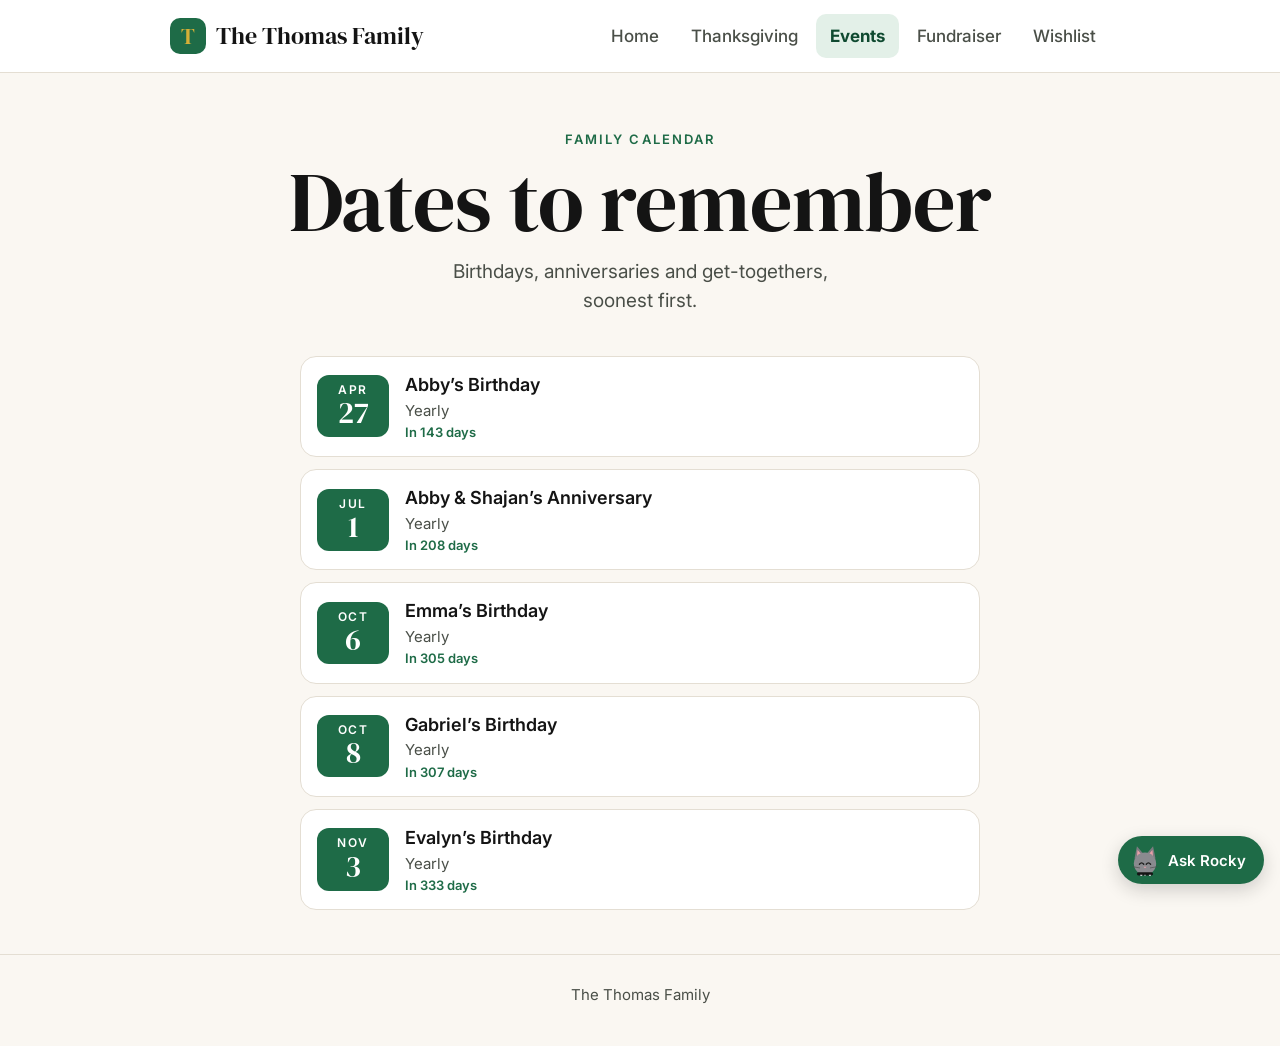
<file: events.html>
<!doctype html>
<html lang="en">
<head>
<meta charset="utf-8">
<meta name="viewport" content="width=device-width, initial-scale=1">
<meta name="robots" content="noindex, nofollow">
<title>Family dates · The Thomas Family</title>
<link rel="preconnect" href="https://fonts.googleapis.com">
<link rel="preconnect" href="https://fonts.gstatic.com" crossorigin>
<link href="https://fonts.googleapis.com/css2?family=DM+Serif+Display&family=Inter:wght@400;500;600;700&display=swap" rel="stylesheet">
<link rel="stylesheet" href="assets/style.css?v=20261115b">
</head>
<body>
<header class="site-head"><div class="wrap">
<a class="brand" href="index.html"><span class="mark" aria-hidden="true">T</span>The Thomas Family</a>
<nav class="nav" aria-label="Main"><a href="index.html">Home</a><a href="thanksgiving.html">Thanksgiving</a><a href="events.html" aria-current="page">Events</a><a href="fundraiser.html">Fundraiser</a><a href="wishlist.html">Wishlist</a></nav>
</div></header>
<main>
<div class="wrap hero">
<div class="eyebrow">Family calendar</div>
<h1>Dates to remember</h1>
<p class="lede">Birthdays, anniversaries and get-togethers, soonest first.</p>
</div>
<section style="padding-top:8px"><div class="wrap" style="max-width:720px"><ul class="events" id="events"></ul></div></section>
</main>
<footer class="site-foot"><div class="wrap">The Thomas Family</div></footer>
<script src="assets/data.js?v=20261121a"></script>
<script src="assets/site.js?v=20261115b"></script>
</body>
</html>
</file>
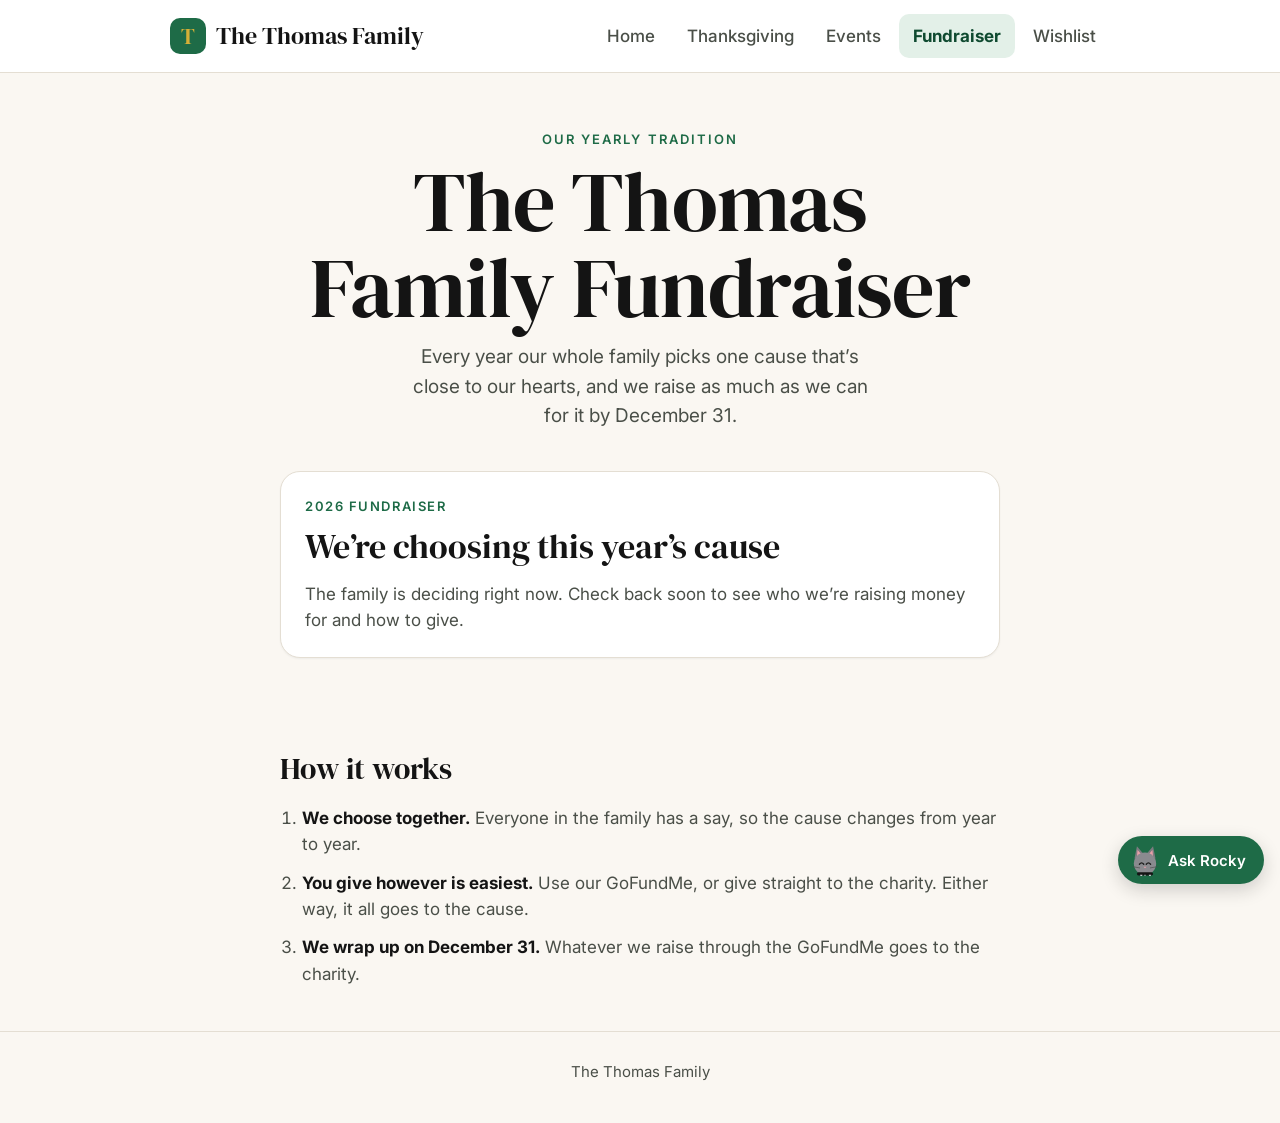
<file: fundraiser.html>
<!doctype html>
<html lang="en">
<head>
<meta charset="utf-8">
<meta name="viewport" content="width=device-width, initial-scale=1">
<meta name="robots" content="noindex, nofollow">
<title>Family Fundraiser · The Thomas Family</title>
<link rel="preconnect" href="https://fonts.googleapis.com">
<link rel="preconnect" href="https://fonts.gstatic.com" crossorigin>
<link href="https://fonts.googleapis.com/css2?family=DM+Serif+Display&family=Inter:wght@400;500;600;700&display=swap" rel="stylesheet">
<link rel="stylesheet" href="assets/style.css?v=20261115b">
</head>
<body>
<header class="site-head"><div class="wrap">
<a class="brand" href="index.html"><span class="mark" aria-hidden="true">T</span>The Thomas Family</a>
<nav class="nav" aria-label="Main"><a href="index.html">Home</a><a href="thanksgiving.html">Thanksgiving</a><a href="events.html">Events</a><a href="fundraiser.html" aria-current="page">Fundraiser</a><a href="wishlist.html">Wishlist</a></nav>
</div></header>
<main>
<div class="wrap hero">
<div class="eyebrow">Our yearly tradition</div>
<h1>The Thomas Family Fundraiser</h1>
<p class="lede">Every year our whole family picks one cause that’s close to our hearts, and we raise as much as we can for it by December 31.</p>
</div>
<section style="padding-top:8px"><div class="wrap" style="max-width:760px">
<div class="card fund" id="fund-current"></div>
</div></section>
<section><div class="wrap" style="max-width:760px">
<h2>How it works</h2>
<ol class="steps">
<li><strong>We choose together.</strong> Everyone in the family has a say, so the cause changes from year to year.</li>
<li><strong>You give however is easiest.</strong> Use our GoFundMe, or give straight to the charity. Either way, it all goes to the cause.</li>
<li><strong>We wrap up on December 31.</strong> Whatever we raise through the GoFundMe goes to the charity.</li>
</ol>
</div></section>
<section id="fund-past-wrap" hidden><div class="wrap" style="max-width:760px">
<h2>Past years</h2>
<p class="note">The causes we’ve supported together</p>
<ul class="events" id="fund-past"></ul>
</div></section>
</main>
<footer class="site-foot"><div class="wrap">The Thomas Family</div></footer>
<script src="assets/data.js?v=20261121a"></script>
<script src="assets/site.js?v=20261115b"></script>
</body>
</html>
</file>
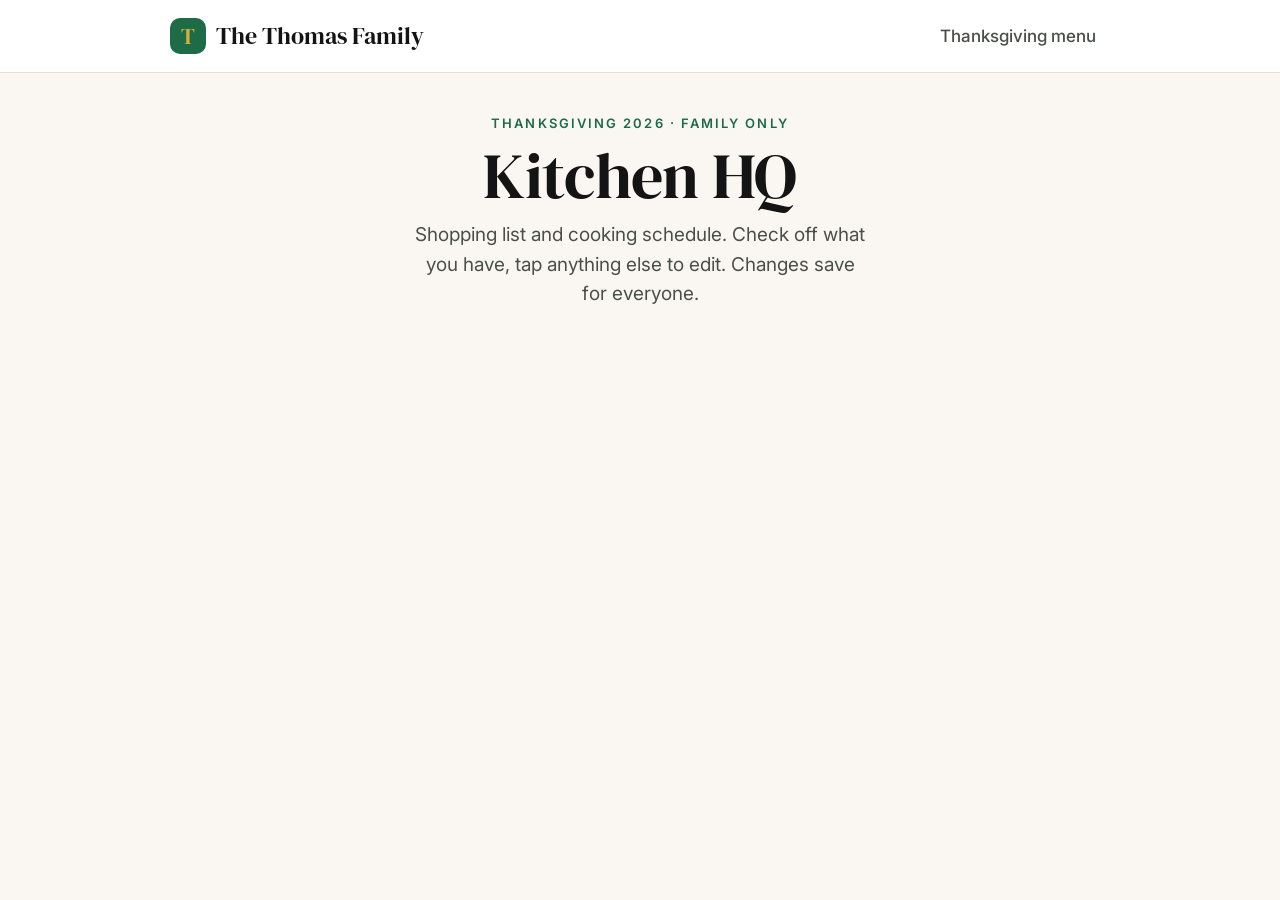
<file: prep.html>
<!doctype html>
<html lang="en"><head><meta charset="utf-8"><meta name="robots" content="noindex, nofollow">
<title>Moved</title>
<script>location.replace("/shoppinglist/" + location.hash);</script>
<meta http-equiv="refresh" content="0; url=/shoppinglist/">
</head><body><a href="/shoppinglist/">Kitchen HQ moved here</a></body></html>
</file>
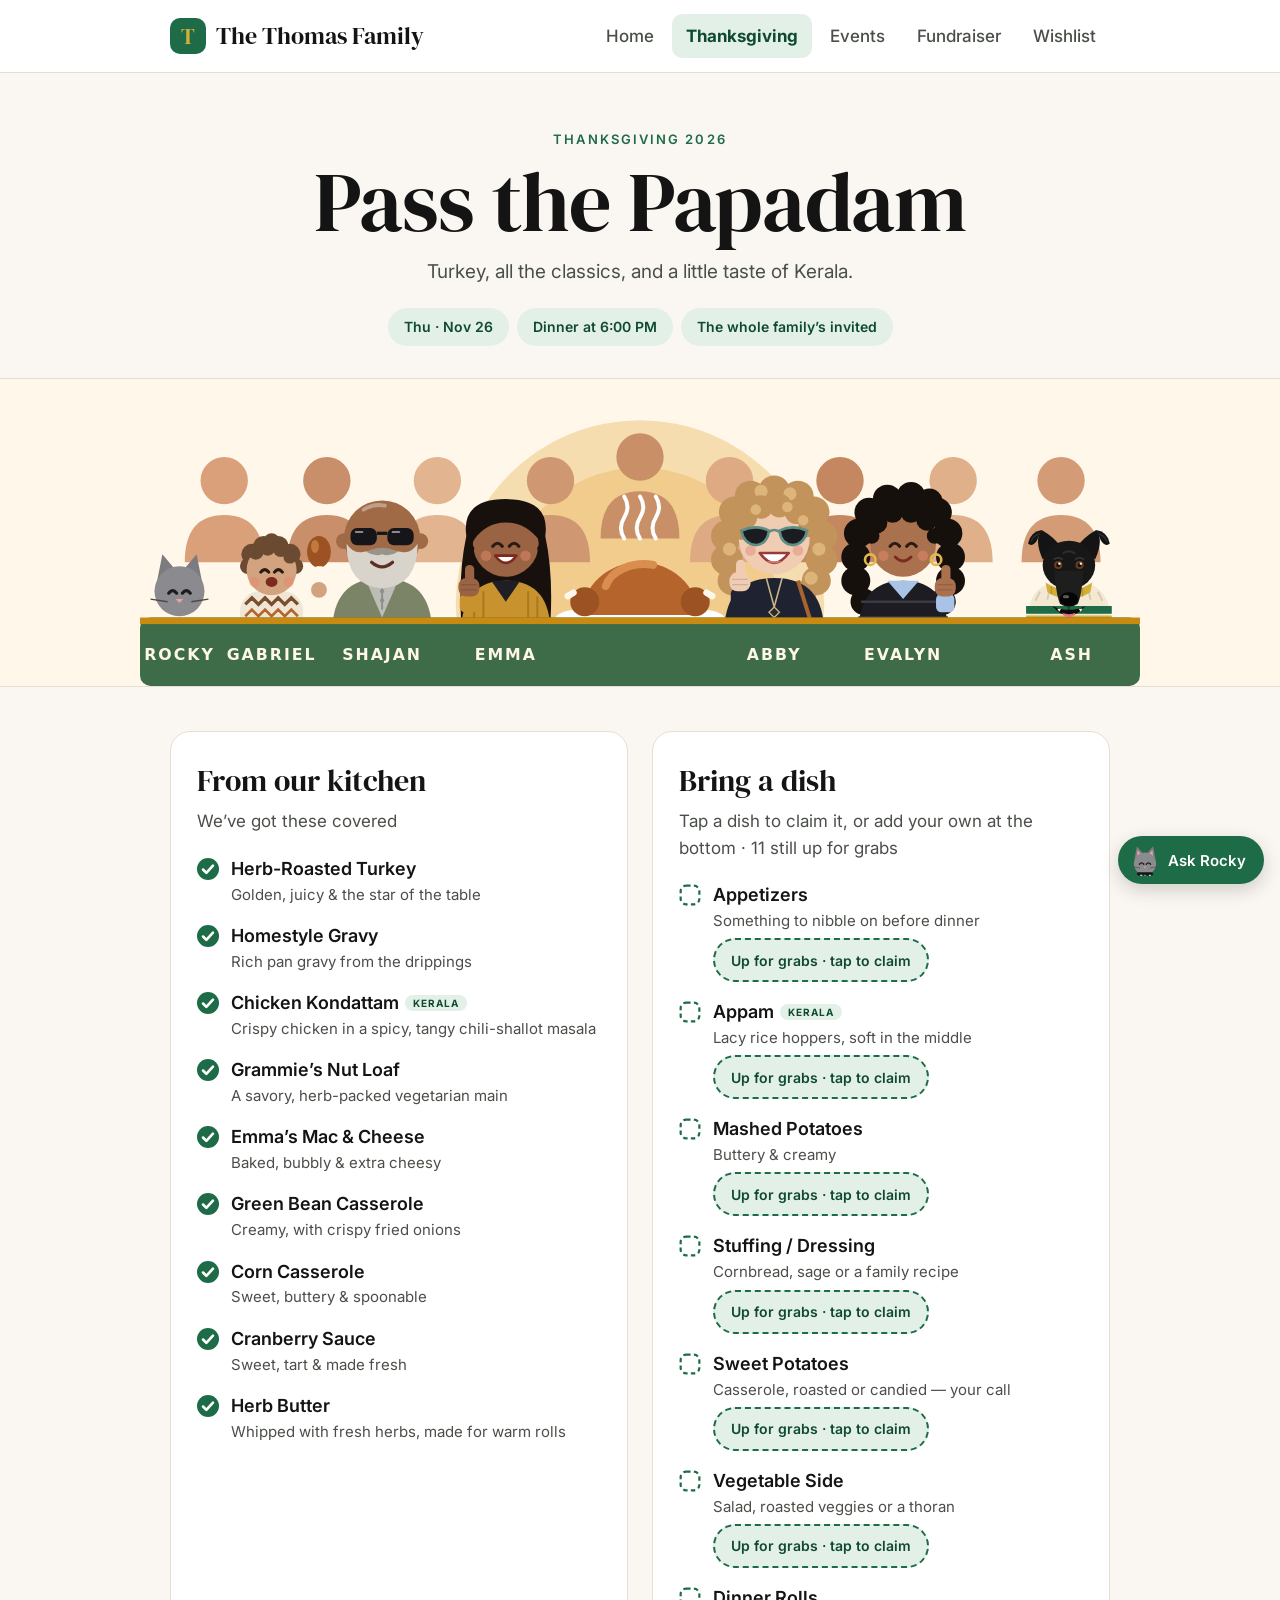
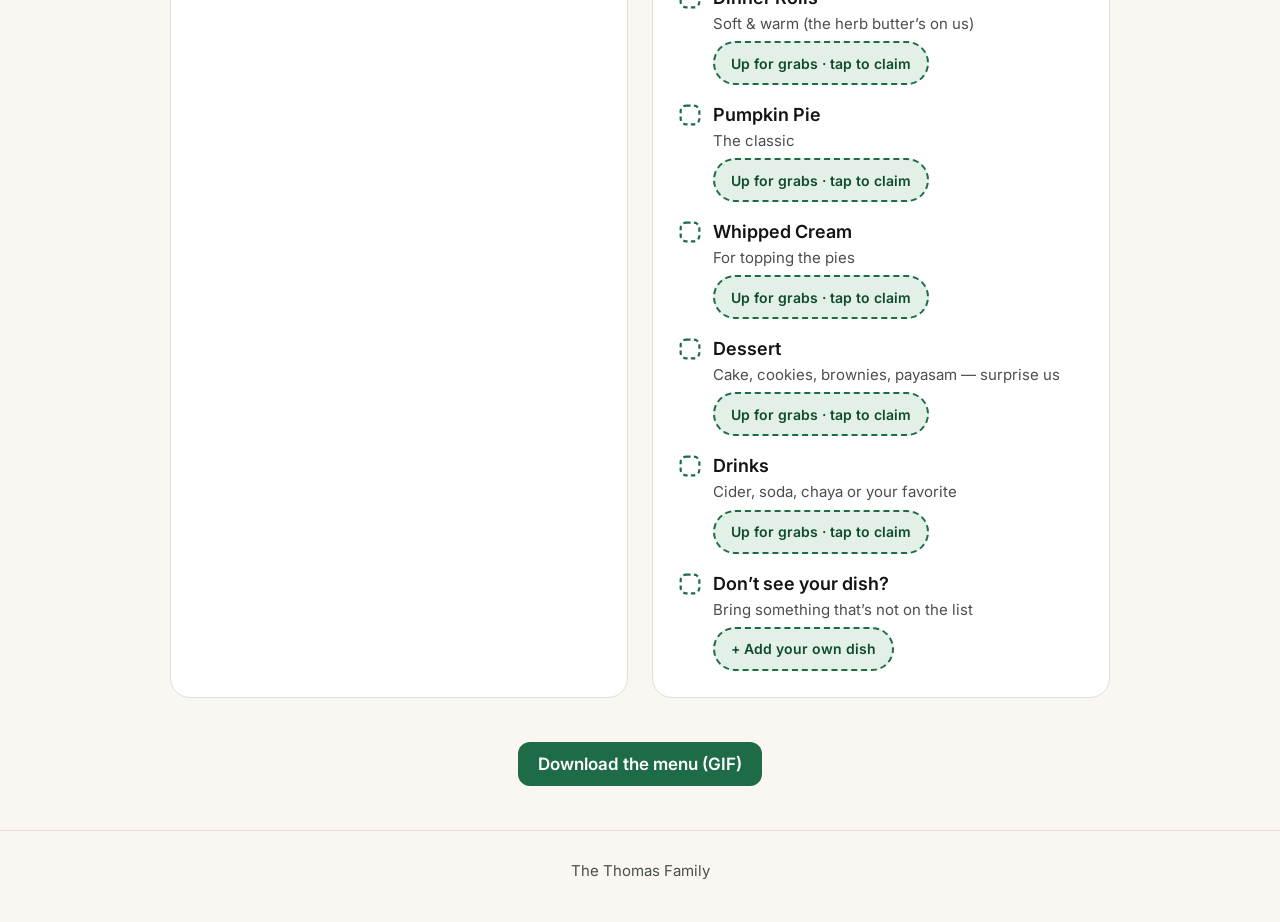
<file: thanksgiving.html>
<!doctype html>
<html lang="en">
<head>
<meta charset="utf-8">
<meta name="viewport" content="width=device-width, initial-scale=1">
<meta name="robots" content="noindex, nofollow">
<title>Pass the Papadam · The Thomas Family</title>
<link rel="preconnect" href="https://fonts.googleapis.com">
<link rel="preconnect" href="https://fonts.gstatic.com" crossorigin>
<link href="https://fonts.googleapis.com/css2?family=DM+Serif+Display&family=Inter:wght@400;500;600;700&display=swap" rel="stylesheet">
<link rel="stylesheet" href="assets/style.css?v=20261115b">
</head>
<body>
<header class="site-head"><div class="wrap">
<a class="brand" href="index.html"><span class="mark" aria-hidden="true">T</span>The Thomas Family</a>
<nav class="nav" aria-label="Main"><a href="index.html">Home</a><a href="thanksgiving.html" aria-current="page">Thanksgiving</a><a href="events.html">Events</a><a href="fundraiser.html">Fundraiser</a><a href="wishlist.html">Wishlist</a></nav>
</div></header>
<main>
<div class="wrap hero">
<div class="eyebrow">Thanksgiving 2026</div>
<h1>Pass the Papadam</h1>
<p class="lede">Turkey, all the classics, and a little taste of Kerala.</p>
<div class="pills"><span class="pill">Thu · Nov 26</span><span class="pill">Dinner at 6:00 PM</span><span class="pill">The whole family’s invited</span></div>
</div>
<div class="art-band holiday"><svg role="img" aria-label="Animated cartoon of the family around the Thanksgiving table: Rocky the cat, Gabriel waving a drumstick, Shajan, Emma, a steaming roast turkey, Abby, Evalyn and Ash the black shepherd in a sweater, giving thumbs-ups, with the extended family behind them" viewBox="0 0 760 212" class="family-art">
<circle cx="380" cy="150" r="140" fill="#F6DDB0"/>
<circle cx="380" cy="150" r="104" fill="#F2CC8C"/>
<g transform="translate(64,56)"><g class="bob"><path d="M-30,62 Q-30,26 0,26 Q30,26 30,62 Z" fill="#D9A07A"/><circle cx="0" cy="0" r="18" fill="#D9A07A"/></g></g><g transform="translate(142,56)"><g class="bob" style="animation-delay: -0.22s"><path d="M-30,62 Q-30,26 0,26 Q30,26 30,62 Z" fill="#C98E6A"/><circle cx="0" cy="0" r="18" fill="#C98E6A"/></g></g><g transform="translate(226,56)"><g class="bob" style="animation-delay: -0.44s"><path d="M-30,62 Q-30,26 0,26 Q30,26 30,62 Z" fill="#E2B48F"/><circle cx="0" cy="0" r="18" fill="#E2B48F"/></g></g><g transform="translate(312,56)"><g class="bob" style="animation-delay: -0.66s"><path d="M-30,62 Q-30,26 0,26 Q30,26 30,62 Z" fill="#CF9873"/><circle cx="0" cy="0" r="18" fill="#CF9873"/></g></g><g transform="translate(448,56)"><g class="bob" style="animation-delay: -0.88s"><path d="M-30,62 Q-30,26 0,26 Q30,26 30,62 Z" fill="#DDAA84"/><circle cx="0" cy="0" r="18" fill="#DDAA84"/></g></g><g transform="translate(532,56)"><g class="bob" style="animation-delay: -1.10s"><path d="M-30,62 Q-30,26 0,26 Q30,26 30,62 Z" fill="#C4875F"/><circle cx="0" cy="0" r="18" fill="#C4875F"/></g></g><g transform="translate(618,56)"><g class="bob" style="animation-delay: -1.32s"><path d="M-30,62 Q-30,26 0,26 Q30,26 30,62 Z" fill="#E0B08B"/><circle cx="0" cy="0" r="18" fill="#E0B08B"/></g></g><g transform="translate(700,56)"><g class="bob" style="animation-delay: -1.54s"><path d="M-30,62 Q-30,26 0,26 Q30,26 30,62 Z" fill="#D49C76"/><circle cx="0" cy="0" r="18" fill="#D49C76"/></g></g><g transform="translate(380,38)"><g class="bob" style="animation-delay: -1.76s"><path d="M-30,62 Q-30,26 0,26 Q30,26 30,62 Z" fill="#C99068"/><circle cx="0" cy="0" r="18" fill="#C99068"/></g></g><g transform="translate(60,-12)"><g class="leaf"><path d="M0,-9 Q8,-4 0,9 Q-8,-4 0,-9 Z" fill="#E8891C"/><path d="M0,-7 V8" stroke="#00000033" stroke-width="1"/></g></g><g transform="translate(170,-12)"><g class="leaf" style="animation-delay: -1.10s"><path d="M0,-9 Q8,-4 0,9 Q-8,-4 0,-9 Z" fill="#C0392B"/><path d="M0,-7 V8" stroke="#00000033" stroke-width="1"/></g></g><g transform="translate(250,-12)"><g class="leaf" style="animation-delay: -0.50s"><path d="M0,-9 Q8,-4 0,9 Q-8,-4 0,-9 Z" fill="#F2B632"/><path d="M0,-7 V8" stroke="#00000033" stroke-width="1"/></g></g><g transform="translate(345,-12)"><g class="leaf" style="animation-delay: -1.60s"><path d="M0,-9 Q8,-4 0,9 Q-8,-4 0,-9 Z" fill="#D35400"/><path d="M0,-7 V8" stroke="#00000033" stroke-width="1"/></g></g><g transform="translate(430,-12)"><g class="leaf" style="animation-delay: -0.20s"><path d="M0,-9 Q8,-4 0,9 Q-8,-4 0,-9 Z" fill="#C0392B"/><path d="M0,-7 V8" stroke="#00000033" stroke-width="1"/></g></g><g transform="translate(520,-12)"><g class="leaf" style="animation-delay: -1.30s"><path d="M0,-9 Q8,-4 0,9 Q-8,-4 0,-9 Z" fill="#F2B632"/><path d="M0,-7 V8" stroke="#00000033" stroke-width="1"/></g></g><g transform="translate(625,-12)"><g class="leaf" style="animation-delay: -0.70s"><path d="M0,-9 Q8,-4 0,9 Q-8,-4 0,-9 Z" fill="#E8891C"/><path d="M0,-7 V8" stroke="#00000033" stroke-width="1"/></g></g><g transform="translate(735,-12)"><g class="leaf" style="animation-delay: -1.80s"><path d="M0,-9 Q8,-4 0,9 Q-8,-4 0,-9 Z" fill="#D35400"/><path d="M0,-7 V8" stroke="#00000033" stroke-width="1"/></g></g><g transform="translate(110,-12)"><g class="leaf" style="animation-delay: -0.80s"><path d="M0,-9 Q8,-4 0,9 Q-8,-4 0,-9 Z" fill="#F2B632"/><path d="M0,-7 V8" stroke="#00000033" stroke-width="1"/></g></g><g transform="translate(560,-12)"><g class="leaf" style="animation-delay: -0.30s"><path d="M0,-9 Q8,-4 0,9 Q-8,-4 0,-9 Z" fill="#E8891C"/><path d="M0,-7 V8" stroke="#00000033" stroke-width="1"/></g></g><g transform="translate(30,140)"><g class="tilt" style="animation-delay: -0.90s">
<path d="M-17,-8 L-13,-28 L-2,-15 Z M17,-8 L13,-28 L2,-15 Z" fill="#7C7C80"/>
<circle cx="0" cy="0" r="19" fill="#8A8A8F"/>
<path d="M-8.2,1.5 q3.0,-3.8 6.0,0 M2.2,1.5 q3.0,-3.8 6.0,0" fill="none" stroke="#1d1d1d" stroke-width="2.4" stroke-linecap="round"/><path d="M-3,6 L3,6 L0,9 Z" fill="#E9A0A8"/>
<path d="M-9,8 L-22,6 M9,8 L22,6" stroke="#4a4a4a" stroke-width="1"/>
</g></g><g transform="translate(100,124)"><g class="bob" style="animation-delay: -1.00s">
<rect x="-24" y="16" width="48" height="32" rx="15" fill="#EFE6D6"/>
<path d="M-20,26 l5,-5 5,5 5,-5 5,5 5,-5 5,5 5,-5 5,5" fill="none" stroke="#7A4E2D" stroke-width="2.5"/>
<path d="M-20,35 l5,-5 5,5 5,-5 5,5 5,-5 5,5 5,-5 5,5" fill="none" stroke="#B5652B" stroke-width="2"/>
<circle cx="-15" cy="-12" r="8" fill="#6B4A32"/><circle cx="-6" cy="-18" r="8" fill="#6B4A32"/><circle cx="5" cy="-18" r="8" fill="#6B4A32"/><circle cx="14" cy="-12" r="8" fill="#6B4A32"/><circle cx="18" cy="-3" r="6" fill="#6B4A32"/><circle cx="-18" cy="-3" r="6" fill="#6B4A32"/><circle cx="0" cy="-22" r="6" fill="#6B4A32"/>
<circle cx="0" cy="0" r="19" fill="#D3A27F"/>
<circle cx="-12" cy="-14" r="6" fill="#6B4A32"/><circle cx="-3" cy="-17" r="6" fill="#6B4A32"/><circle cx="7" cy="-16" r="6" fill="#6B4A32"/><circle cx="14" cy="-10" r="5" fill="#6B4A32"/>
<path d="M-8.2,1.5 q3.0,-3.8 6.0,0 M2.2,1.5 q3.0,-3.8 6.0,0" fill="none" stroke="#2A1A14" stroke-width="2.4" stroke-linecap="round"/><ellipse cx="0" cy="9" rx="4.5" ry="3.8" fill="#7A2A1E"/><circle cx="-13" cy="9" r="4" fill="#E58A6E" opacity="0.5"/><circle cx="13" cy="9" r="4" fill="#E58A6E" opacity="0.5"/>
<g class="wave" style="animation-delay: -0.40s">
<ellipse cx="36" cy="-14" rx="9" ry="12" fill="#9C5222"/>
<ellipse cx="33" cy="-18" rx="3" ry="5" fill="#C27A3E"/>
<rect x="34" y="-3" width="4.5" height="12" fill="#FFF7EA"/>
<circle cx="33.5" cy="10" r="3" fill="#FFF7EA"/><circle cx="39" cy="10" r="3" fill="#FFF7EA"/>
<circle cx="36" cy="15" r="6" fill="#D3A27F"/>
</g></g></g><g transform="translate(184,100)"><g class="bob" style="animation-delay: -0.20s">
<path d="M-38,72 Q-38,30 0,30 Q38,30 38,72 Z" fill="#7B8466"/>
<path d="M-13,30 L0,60 L13,30 Z" fill="#BDBDB8"/>
<path d="M0,36 V54" stroke="#8E8E8A" stroke-width="1.5"/>
<circle cx="0" cy="40" r="1.6" fill="#8E8E8A"/><circle cx="0" cy="47" r="1.6" fill="#8E8E8A"/>
<g class="tilt" style="animation-delay: -0.20s">
<circle cx="-29" cy="2" r="6" fill="#A06A47"/><circle cx="29" cy="2" r="6" fill="#A06A47"/>
<circle cx="0" cy="0" r="29" fill="#A06A47"/>
<path d="M-14,-22 Q-6,-27 2,-25" fill="none" stroke="#FFFFFF" stroke-width="3" opacity="0.35" stroke-linecap="round"/>
<path d="M-27,4 Q-27,36 0,38 Q27,36 27,4 Q22,12 14,10 Q0,8 -14,10 Q-22,12 -27,4 Z" fill="#D8D3CB"/>
<path d="M-12,10 Q0,4 12,10 Q6,14 0,12 Q-6,14 -12,10 Z" fill="#9A938A"/>
<path d="M-8,18 Q0,25 8,18" fill="none" stroke="#5A3020" stroke-width="2.4" stroke-linecap="round"/>
<g fill="#15151A"><rect x="-24" y="-8" width="20" height="13" rx="5"/><rect x="4" y="-8" width="20" height="13" rx="5"/></g><path d="M-4,-4 L4,-4" stroke="#15151A" stroke-width="2.5"/><path d="M-20,-5 L-15,-5 M8,-5 L13,-5" stroke="#FFFFFF" stroke-width="1.5" opacity="0.5" stroke-linecap="round"/>
</g></g></g><g transform="translate(278,104)"><g class="bob" style="animation-delay: -0.60s">
<path d="M-30,-6 Q-34,-34 0,-34 Q34,-34 30,-6 Q36,22 34,58 Q22,64 14,52 L-14,52 Q-22,64 -34,58 Q-36,22 -30,-6 Z" fill="#17100C"/>
<path d="M-34,68 Q-34,28 0,28 Q34,28 34,68 Z" fill="#C8922E"/>
<path d="M-11,28 L0,44 L11,28 Z" fill="#1E1E24"/>
<path d="M-24,40 V66 M-17,36 V66 M17,36 V66 M24,40 V66" stroke="#A9781F" stroke-width="1.5"/>
<circle cx="0" cy="0" r="25" fill="#9A6343"/>
<path d="M-26,0 Q-26,-30 0,-28 Q24,-28 26,-2 Q14,-18 -4,-16 Q-18,-14 -26,0 Z" fill="#17100C"/>
<path d="M-27,4 Q-31,18 -26,32 M27,4 Q31,18 26,32" fill="none" stroke="#17100C" stroke-width="6" stroke-linecap="round"/>
<path d="M-9.9,1.8 q3.6,-4.5 7.2,0 M2.7,1.8 q3.6,-4.5 7.2,0" fill="none" stroke="#2A1A14" stroke-width="2.4" stroke-linecap="round"/><path d="M-8,9 Q0,20 8,9 Z" fill="#FFFFFF" stroke="#7A2A1E" stroke-width="2" stroke-linejoin="round"/><circle cx="-15" cy="9" r="4" fill="#E58A6E" opacity="0.5"/><circle cx="15" cy="9" r="4" fill="#E58A6E" opacity="0.5"/>
</g></g><g class="thumb"><rect x="243" y="142" width="14" height="14" rx="4" fill="#C8922E"/><rect x="242" y="130" width="16" height="14" rx="6" fill="#9A6343"/><rect x="247" y="120" width="7" height="13" rx="3.5" fill="#9A6343"/><path d="M244,135 H256 M244,139 H256" stroke="#00000022" stroke-width="1"/></g><g transform="translate(380,0)"><g class="steam"><path d="M-12,100 q-5,-8 0,-16 q5,-8 0,-16" fill="none" stroke="#FFFFFF" stroke-width="3" stroke-linecap="round"/></g><g class="steam" style="animation-delay: -0.66s"><path d="M0,100 q-5,-8 0,-16 q5,-8 0,-16" fill="none" stroke="#FFFFFF" stroke-width="3" stroke-linecap="round"/></g><g class="steam" style="animation-delay: -1.32s"><path d="M12,100 q-5,-8 0,-16 q5,-8 0,-16" fill="none" stroke="#FFFFFF" stroke-width="3" stroke-linecap="round"/></g>
<ellipse cx="0" cy="160" rx="64" ry="10" fill="#FFFFFF"/>
<path d="M-44,158 A44,40 0 0 1 44,158 Z" fill="#B5652B"/>
<path d="M-26,136 A30,22 0 0 1 10,120" fill="none" stroke="#D98E4F" stroke-width="6" stroke-linecap="round"/>
<circle cx="-42" cy="148" r="11" fill="#9C5222"/><circle cx="42" cy="148" r="11" fill="#9C5222"/>
<rect x="-58" y="140" width="10" height="5" rx="2.5" fill="#FFF7EA" transform="rotate(-30 -53 142)"/>
<rect x="48" y="140" width="10" height="5" rx="2.5" fill="#FFF7EA" transform="rotate(30 53 142)"/>
</g><g transform="translate(482,100)"><g class="bob" style="animation-delay: -1.20s">
<circle cx="-30" cy="-20" r="12" fill="#C2935A"/><circle cx="-36" cy="-2" r="12" fill="#C2935A"/><circle cx="-36" cy="16" r="12" fill="#C2935A"/><circle cx="-32" cy="32" r="11" fill="#C2935A"/><circle cx="-22" cy="42" r="10" fill="#C2935A"/><circle cx="30" cy="-20" r="12" fill="#C2935A"/><circle cx="36" cy="-2" r="12" fill="#C2935A"/><circle cx="36" cy="16" r="12" fill="#C2935A"/><circle cx="32" cy="32" r="11" fill="#C2935A"/><circle cx="22" cy="42" r="10" fill="#C2935A"/><circle cx="-18" cy="-32" r="12" fill="#C2935A"/><circle cx="0" cy="-36" r="12" fill="#C2935A"/><circle cx="18" cy="-32" r="12" fill="#C2935A"/>
<circle cx="-34" cy="8" r="5" fill="#DDB47A"/><circle cx="34" cy="8" r="5" fill="#DDB47A"/><circle cx="-28" cy="30" r="5" fill="#DDB47A"/><circle cx="28" cy="30" r="5" fill="#DDB47A"/><circle cx="-10" cy="-36" r="5" fill="#DDB47A"/><circle cx="12" cy="-34" r="5" fill="#DDB47A"/>
<path d="M-38,72 Q-38,30 0,30 Q38,30 38,72 Z" fill="#1F2230"/>
<path d="M-6,30 L0,52 L6,30" fill="none" stroke="#C9B48A" stroke-width="1.2"/>
<path d="M0,52 l4,4 -4,4 -4,-4 Z" fill="#2A2A2A" stroke="#C9B48A" stroke-width="1"/>
<path d="M18,32 L30,70" stroke="#A8642F" stroke-width="3"/>
<g class="tilt" style="animation-delay: -1.20s">
<circle cx="0" cy="0" r="27" fill="#F0CDB2"/>
<circle cx="-22" cy="-16" r="9" fill="#C2935A"/><circle cx="-10" cy="-24" r="9" fill="#C2935A"/><circle cx="4" cy="-25" r="9" fill="#C2935A"/><circle cx="17" cy="-20" r="9" fill="#C2935A"/><circle cx="25" cy="-8" r="7" fill="#C2935A"/><circle cx="-25" cy="-6" r="7" fill="#C2935A"/>
<circle cx="-14" cy="-22" r="4" fill="#DDB47A"/><circle cx="10" cy="-24" r="4" fill="#DDB47A"/><circle cx="22" cy="-14" r="4" fill="#DDB47A"/>
<path d="M-11,11 Q0,26 11,11 Z" fill="#FFFFFF" stroke="#9A3B3B" stroke-width="2" stroke-linejoin="round"/>
<path d="M-6,17 Q0,21 6,17" fill="#E58A80" opacity="0.7"/>
<circle cx="-18" cy="9" r="4" fill="#E58A80" opacity="0.5"/><circle cx="18" cy="9" r="4" fill="#E58A80" opacity="0.5"/>
<g fill="#1B1B22" stroke="#5E8F86" stroke-width="2"><path d="M-25,-6 Q-14,-11 -4,-6 Q-5,4 -14,5 Q-23,4 -25,-6 Z"/><path d="M4,-6 Q14,-11 25,-6 Q23,4 14,5 Q5,4 4,-6 Z"/></g><path d="M-4,-5 Q0,-8 4,-5" fill="none" stroke="#5E8F86" stroke-width="2"/>
</g></g></g><g class="thumb" style="animation-delay: -0.50s"><rect x="449" y="138" width="14" height="14" rx="4" fill="#1F2230"/><rect x="448" y="126" width="16" height="14" rx="6" fill="#F0CDB2"/><rect x="453" y="116" width="7" height="13" rx="3.5" fill="#F0CDB2"/><path d="M450,131 H462 M450,135 H462" stroke="#00000022" stroke-width="1"/></g><g transform="translate(580,104)"><g class="bob" style="animation-delay: -1.60s">
<circle cx="-26" cy="-24" r="11" fill="#16100C"/><circle cx="-34" cy="-8" r="11" fill="#16100C"/><circle cx="-36" cy="10" r="11" fill="#16100C"/><circle cx="-36" cy="28" r="11" fill="#16100C"/><circle cx="-30" cy="44" r="10" fill="#16100C"/><circle cx="-22" cy="56" r="9" fill="#16100C"/><circle cx="26" cy="-24" r="11" fill="#16100C"/><circle cx="34" cy="-8" r="11" fill="#16100C"/><circle cx="36" cy="10" r="11" fill="#16100C"/><circle cx="36" cy="28" r="11" fill="#16100C"/><circle cx="30" cy="44" r="10" fill="#16100C"/><circle cx="22" cy="56" r="9" fill="#16100C"/><circle cx="-12" cy="-34" r="11" fill="#16100C"/><circle cx="6" cy="-36" r="11" fill="#16100C"/><circle cx="20" cy="-32" r="10" fill="#16100C"/>
<path d="M-34,68 Q-34,28 0,28 Q34,28 34,68 Z" fill="#1C1C22"/>
<path d="M-32,44 H32 M-34,56 H34" stroke="#3A3A44" stroke-width="2"/>
<path d="M-12,28 L0,42 L12,28 Z" fill="#A9C3E6"/>
<circle cx="0" cy="0" r="25" fill="#A9714E"/>
<circle cx="-20" cy="-16" r="8" fill="#16100C"/><circle cx="-8" cy="-24" r="8" fill="#16100C"/><circle cx="6" cy="-24" r="8" fill="#16100C"/><circle cx="18" cy="-18" r="8" fill="#16100C"/><circle cx="24" cy="-6" r="6" fill="#16100C"/><circle cx="-24" cy="-6" r="6" fill="#16100C"/>
<circle cx="-25" cy="12" r="4" fill="none" stroke="#E2B84A" stroke-width="2"/>
<circle cx="25" cy="12" r="4" fill="none" stroke="#E2B84A" stroke-width="2"/>
<path d="M-9.9,1.8 q3.6,-4.5 7.2,0 M2.7,1.8 q3.6,-4.5 7.2,0" fill="none" stroke="#2A1A14" stroke-width="2.4" stroke-linecap="round"/><path d="M-6,10 q6,6 12,0" fill="none" stroke="#7A2A1E" stroke-width="2.2" stroke-linecap="round"/><circle cx="-15" cy="9" r="4" fill="#E58A6E" opacity="0.5"/><circle cx="15" cy="9" r="4" fill="#E58A6E" opacity="0.5"/>
</g></g><g class="thumb" style="animation-delay: -1.00s"><rect x="605" y="142" width="14" height="14" rx="4" fill="#A9C3E6"/><rect x="604" y="130" width="16" height="14" rx="6" fill="#A9714E"/><rect x="609" y="120" width="7" height="13" rx="3.5" fill="#A9714E"/><path d="M606,135 H618 M606,139 H618" stroke="#00000022" stroke-width="1"/></g><g transform="translate(706,126)"><g class="tilt" style="animation-delay: -0.30s"><g transform="scale(0.74)"><g>
<path d="M-42,62 Q-46,20 -22,12 H22 Q46,20 42,62 Z" fill="#F3E9D2"/>
<path d="M-44,34 H44 V42 H-44 Z M-45,50 H45 V56 H-45 Z" fill="#1E6B47"/>
<path d="M-44,44 H44 V48 H-44 Z" fill="#D4AF37"/>
<path d="M-30,20 l-4,8 M-20,18 l-2,9 M20,18 l2,9 M30,20 l4,8" stroke="#D8CDB4" stroke-width="2" stroke-linecap="round"/>
<path d="M-24,10 Q0,26 24,10 L22,20 Q0,34 -22,20 Z" fill="#D4AF37"/>
<path d="M-18,14 v8 M-10,17 v9 M-2,18 v9 M6,18 v9 M14,16 v8" stroke="#B8962A" stroke-width="1.6"/>
<path d="M-27,-14 Q-36,-34 -28,-44 Q-14,-36 -8,-26 Z" fill="#141414"/><path d="M-28,-44 Q-40,-42 -42,-30 Q-38,-26 -33,-33 Z" fill="#141414"/><path d="M-30,-40 Q-37,-38 -39,-32" fill="none" stroke="#2C2C2C" stroke-width="1.6"/>
<path d="M27,-14 Q36,-34 28,-44 Q14,-36 8,-26 Z" fill="#141414"/><path d="M28,-44 Q40,-42 42,-30 Q38,-26 33,-33 Z" fill="#141414"/><path d="M30,-40 Q37,-38 39,-32" fill="none" stroke="#2C2C2C" stroke-width="1.6"/>
<ellipse cx="0" cy="-8" rx="27" ry="25" fill="#171717"/>
<path d="M-15,-2 Q-13,24 -9,32 Q0,38 9,32 Q13,24 15,-2 Z" fill="#1E1E1E"/>
<path d="M-6,-20 Q0,-24 6,-20" fill="none" stroke="#2E2E2E" stroke-width="2" stroke-linecap="round"/>
<circle cx="-11" cy="-8" r="4.2" fill="#6B3B1E"/><circle cx="11" cy="-8" r="4.2" fill="#6B3B1E"/>
<circle cx="-11" cy="-8" r="2" fill="#0A0A0A"/><circle cx="11" cy="-8" r="2" fill="#0A0A0A"/>
<circle cx="-9.8" cy="-9.4" r="1.2" fill="#FFF"/><circle cx="12.2" cy="-9.4" r="1.2" fill="#FFF"/>
<path d="M-15,-14 Q-11,-17 -7,-14 M7,-14 Q11,-17 15,-14" fill="none" stroke="#3A3A3A" stroke-width="1.6" stroke-linecap="round"/>
<ellipse cx="0" cy="27" rx="9.5" ry="7" fill="#050505"/><ellipse cx="-3" cy="24.5" rx="3.2" ry="1.6" fill="#FFF" opacity="0.35"/>
<path d="M-17,34 Q0,54 17,34 Q0,42 -17,34 Z" fill="#0A0A0A"/>
<path d="M-7,41 Q0,52 7,41 Q0,44 -7,41 Z" fill="#E9707E"/>
<path d="M-12,37 l2,3 2,-3 M10,37 l2,3 2,-3" fill="#F5F0E6"/>
<path d="M0,34 V38" stroke="#2A2A2A" stroke-width="1.4"/>
</g></g></g></g>
<rect x="0" y="160" width="760" height="52" rx="8" fill="#3E6B48"/>
<rect x="0" y="160" width="760" height="5" fill="#C98A12"/>
<g font-family="DM Sans, DejaVu Sans, sans-serif" font-size="12" font-weight="700" letter-spacing="1.5" fill="#FFF7EA" text-anchor="middle"><text x="30" y="192">ROCKY</text><text x="100" y="192">GABRIEL</text><text x="184" y="192">SHAJAN</text><text x="278" y="192">EMMA</text><text x="482" y="192">ABBY</text><text x="580" y="192">EVALYN</text><text x="708" y="192">ASH</text></g>
</svg></div>
<section><div class="wrap grid-2">
<div class="panel">
<h2>From our kitchen</h2>
<p class="note">We’ve got these covered</p>
<ul class="dishes" id="ours"></ul>
</div>
<div class="panel">
<h2>Bring a dish</h2>
<p class="note">Tap a dish to claim it, or add your own at the bottom · <span id="open-count"></span></p>
<ul class="dishes" id="bring"></ul>
</div>
</div></section>
<section class="center" style="padding-top:0"><div class="wrap">
<a class="btn" href="assets/pass-the-papadam-menu.gif" download>Download the menu (GIF)</a>
</div></section>
</main>
<footer class="site-foot"><div class="wrap">The Thomas Family</div></footer>
<script src="assets/data.js?v=20261121a"></script>
<script src="assets/site.js?v=20261115b"></script>
</body>
</html>
</file>
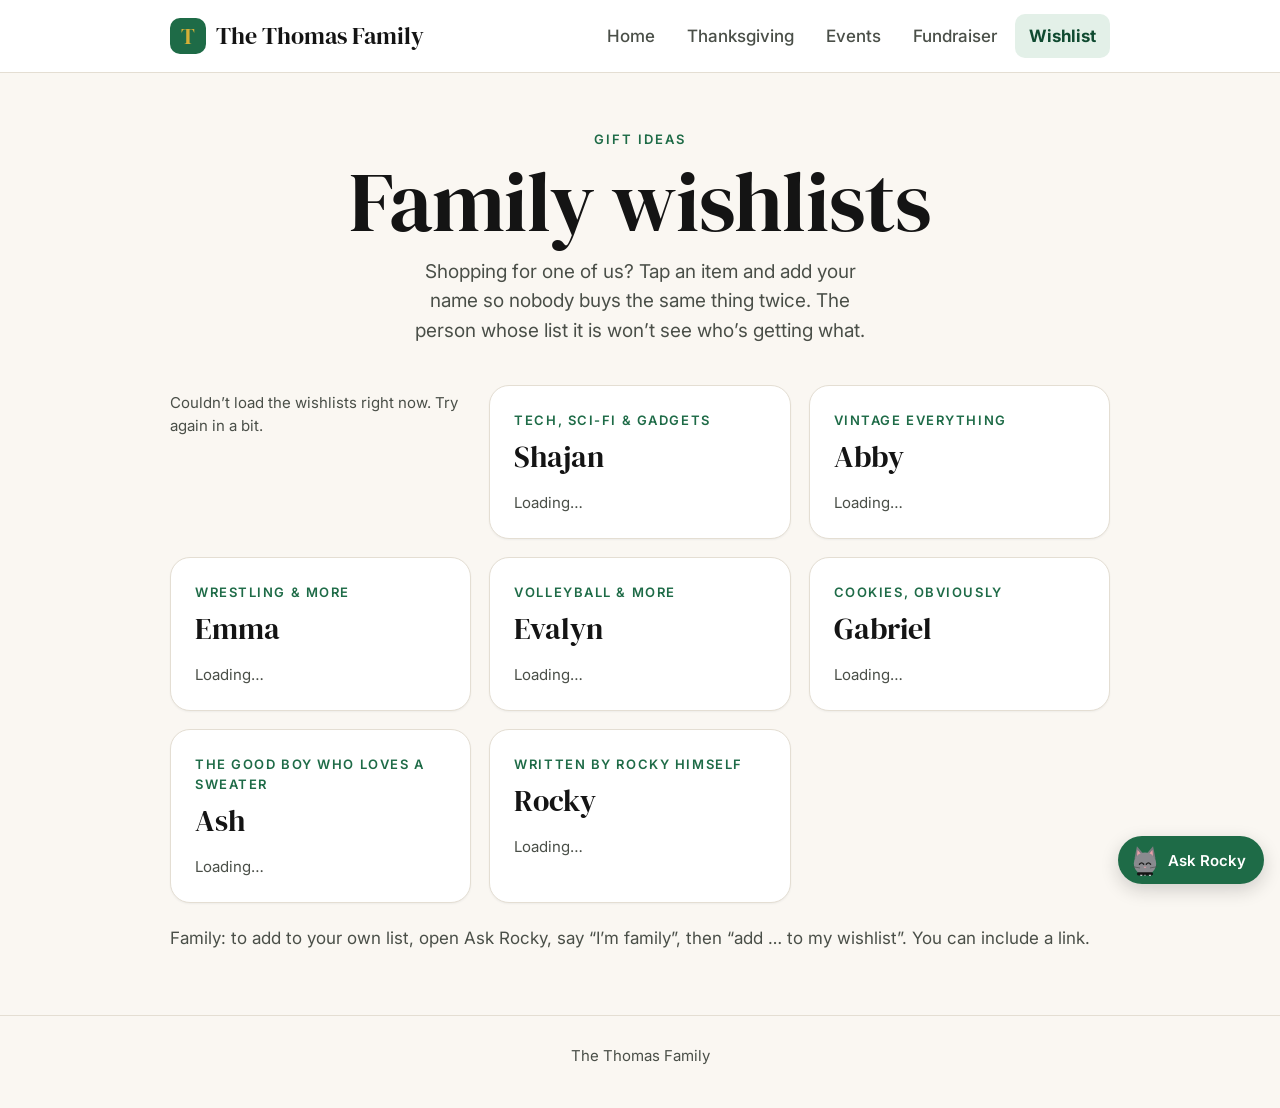
<file: wishlist.html>
<!doctype html>
<html lang="en">
<head>
<meta charset="utf-8">
<meta name="viewport" content="width=device-width, initial-scale=1">
<meta name="robots" content="noindex, nofollow">
<title>Wishlists · The Thomas Family</title>
<link rel="preconnect" href="https://fonts.googleapis.com">
<link rel="preconnect" href="https://fonts.gstatic.com" crossorigin>
<link href="https://fonts.googleapis.com/css2?family=DM+Serif+Display&family=Inter:wght@400;500;600;700&display=swap" rel="stylesheet">
<link rel="stylesheet" href="assets/style.css?v=20261115b">
</head>
<body>
<header class="site-head"><div class="wrap">
<a class="brand" href="index.html"><span class="mark" aria-hidden="true">T</span>The Thomas Family</a>
<nav class="nav" aria-label="Main"><a href="index.html">Home</a><a href="thanksgiving.html">Thanksgiving</a><a href="events.html" >Events</a><a href="fundraiser.html">Fundraiser</a><a href="wishlist.html" aria-current="page">Wishlist</a></nav>
</div></header>
<main>
<div class="wrap hero">
<div class="eyebrow">Gift ideas</div>
<h1>Family wishlists</h1>
<p class="lede">Shopping for one of us? Tap an item and add your name so nobody buys the same thing twice. The person whose list it is won’t see who’s getting what.</p>
</div>
<section style="padding-top:8px"><div class="wrap"><div class="wish-grid" id="wishlists"></div><p class="note" style="margin-top:22px">Family: to add to your own list, open Ask Rocky, say “I’m family”, then “add … to my wishlist”. You can include a link.</p></div></section>
</main>
<footer class="site-foot"><div class="wrap">The Thomas Family</div></footer>
<script src="assets/data.js?v=20261121a"></script>
<script src="assets/site.js?v=20261115b"></script>
</body>
</html>
</file>
<file: assets/style.css>
:root{
  --bg:#FAF7F2; --card:#FFFFFF; --line:#E4DED3;
  --ink:#141414; --muted:#4A4F48;
  --blue:#1E6B47; --blue-dark:#0F4A30; --blue-soft:#E3F0E8; --blue-tint:#EEF5F0; --gold:#D4AF37;
  --serif:'DM Serif Display',Georgia,serif; --sans:'Inter',system-ui,sans-serif;
}
*{box-sizing:border-box}
html,body{margin:0}
body{background:var(--bg);color:var(--ink);font-family:var(--sans);font-size:17px;line-height:1.55}
a{color:var(--blue)}a:hover{color:var(--blue-dark)}
img,svg{max-width:100%}
.wrap{max-width:980px;margin:0 auto;padding:0 20px}

/* header */
.site-head{background:var(--card);border-bottom:1px solid var(--line)}
.site-head .wrap{display:flex;flex-wrap:wrap;align-items:center;justify-content:space-between;gap:12px;padding-top:14px;padding-bottom:14px}
.brand{display:inline-flex;align-items:center;gap:10px;font-family:var(--serif);font-size:24px;color:var(--ink);text-decoration:none}
.brand .mark{width:36px;height:36px;border-radius:10px;background:var(--blue);color:#fff;display:grid;place-items:center;font-family:var(--serif);font-size:22px}
.nav{display:flex;flex-wrap:wrap;gap:4px}
.nav a{display:inline-flex;align-items:center;min-height:44px;padding:0 14px;border-radius:10px;color:var(--muted);text-decoration:none;font-weight:500}
.nav a:hover{background:var(--blue-tint);color:var(--ink)}
.nav a[aria-current="page"]{background:var(--blue-soft);color:var(--blue-dark);font-weight:700}

/* hero */
.hero{text-align:center;padding:56px 0 32px}
.eyebrow{font-size:13px;letter-spacing:.16em;font-weight:600;color:var(--blue);text-transform:uppercase}
h1{font-family:var(--serif);font-weight:400;font-size:clamp(44px,8.5vw,84px);line-height:1.02;margin:10px 0 12px;letter-spacing:-.01em;text-wrap:balance}
.lede{font-size:19px;color:var(--muted);margin:0 auto;max-width:40ch;text-wrap:pretty}
.pills{display:flex;flex-wrap:wrap;justify-content:center;gap:8px;margin-top:22px}
.pill{font-size:14px;font-weight:600;color:var(--blue-dark);background:var(--blue-soft);border-radius:999px;padding:8px 16px}

/* art band */
.art-band{background:var(--blue-tint);padding-top:28px;overflow:hidden;border-top:1px solid var(--line);border-bottom:1px solid var(--line)}
.art-band.holiday{background:#FFF7EA}
.family-art{display:block;width:100%;max-width:1000px;height:auto;margin:0 auto}

/* sections */
section{padding:44px 0}
h2{font-family:var(--serif);font-weight:400;font-size:30px;margin:0 0 4px}
.note{color:var(--muted);margin:0 0 20px}
.grid-2{display:grid;grid-template-columns:repeat(auto-fit,minmax(290px,1fr));gap:24px}
.panel{background:var(--card);border:1px solid var(--line);border-radius:20px;padding:26px}

/* cards */
.card{display:block;background:var(--card);border:1px solid var(--line);border-radius:20px;padding:24px;color:var(--ink);text-decoration:none;box-shadow:0 1px 2px rgba(28,37,65,.05)}
a.card:hover{border-color:var(--blue);color:var(--ink)}
.card .when{font-size:13px;letter-spacing:.12em;font-weight:600;color:var(--blue);text-transform:uppercase}
.card .what{font-family:var(--serif);font-size:30px;margin:4px 0}
.card p{margin:0;color:var(--muted)}

/* dish list */
.dishes{list-style:none;margin:0;padding:0;display:flex;flex-direction:column;gap:16px}
.dishes li{display:flex;gap:12px;align-items:flex-start}
.dishes .ico{flex:none;width:22px;height:22px;margin-top:3px}
.dish-name{font-weight:600;font-size:18px}
.dish-desc{font-size:15px;color:var(--muted)}
.tag{font-size:10px;font-weight:700;letter-spacing:.1em;color:var(--blue-dark);background:var(--blue-soft);border-radius:999px;padding:2px 8px;margin-left:6px;vertical-align:2px}
.status{display:inline-block;margin-top:6px;font-size:13px;font-weight:600;border-radius:999px;padding:3px 10px}
.status.open{color:var(--blue-dark);background:var(--blue-soft)}
.status.taken{color:#1E6B4A;background:#E3F4EA}

/* events */
.events{list-style:none;margin:0;padding:0;display:grid;gap:12px}
.event{display:grid;grid-template-columns:72px 1fr;gap:16px;align-items:center;background:var(--card);border:1px solid var(--line);border-radius:16px;padding:14px 16px}
.date-chip{background:var(--blue);color:#fff;border-radius:12px;text-align:center;padding:8px 4px;line-height:1.1}
.date-chip .m{display:block;font-size:12px;font-weight:600;letter-spacing:.12em}
.date-chip .d{display:block;font-family:var(--serif);font-size:30px}
.event .t{font-weight:600;font-size:18px}
.event .t a{color:var(--ink)}
.event .s{color:var(--muted);font-size:15px}
.away{font-size:13px;color:var(--blue);font-weight:600}

.btn{display:inline-flex;align-items:center;justify-content:center;min-height:44px;padding:0 20px;border-radius:12px;background:var(--blue);color:#fff;font-weight:600;text-decoration:none}
.btn:hover{background:var(--blue-dark);color:#fff}
.center{text-align:center}

.site-foot{border-top:1px solid var(--line);padding:28px 0 40px;text-align:center;color:var(--muted);font-size:15px}

/* family art animation */
@keyframes bob{0%,100%{transform:translateY(0)}50%{transform:translateY(-8px)}}
@keyframes thumb{0%,100%{transform:rotate(-18deg)}50%{transform:rotate(22deg)}}
@keyframes wave{0%,100%{transform:rotate(-34deg)}50%{transform:rotate(26deg)}}
@keyframes tilt{0%,100%{transform:rotate(-11deg)}50%{transform:rotate(11deg)}}
@keyframes steam{0%{transform:translateY(4px);opacity:0}40%{opacity:.9}100%{transform:translateY(-20px);opacity:0}}
@keyframes fall{0%{transform:translate(0,0) rotate(0deg);opacity:0}10%{opacity:1}85%{opacity:1}100%{transform:translate(28px,215px) rotate(360deg);opacity:0}}
.bob{animation:bob 2s ease-in-out infinite}
.thumb{transform-box:fill-box;transform-origin:50% 100%;animation:thumb 1s ease-in-out infinite}
.wave{transform-box:fill-box;transform-origin:30% 100%;animation:wave 1s ease-in-out infinite}
.tilt{transform-box:fill-box;transform-origin:50% 90%;animation:tilt 2s ease-in-out infinite}
.steam{animation:steam 2s linear infinite}
.leaf{transform-box:fill-box;transform-origin:center;animation:fall 2s linear infinite}
@media (prefers-reduced-motion: reduce){.bob,.thumb,.wave,.tilt,.steam,.leaf{animation:none}}

/* thomas logo */
.logo-hero{padding:36px 0 8px}
.thomas-logo{display:block;width:100%;max-width:980px;height:auto;margin:0 auto}
.brand .mark{background:var(--blue);color:var(--gold)}
@keyframes lg-bob{0%,100%{transform:translateY(-2px)}50%{transform:translateY(-5px)}}
@keyframes lg-swing{0%,100%{transform:rotate(-18deg)}50%{transform:rotate(18deg)}}
@keyframes lg-wag{0%,100%{transform:rotate(-16deg)}50%{transform:rotate(16deg)}}
@keyframes lg-swish{0%,100%{transform:rotate(-12deg)}50%{transform:rotate(12deg)}}
@keyframes lg-tilt{0%,100%{transform:rotate(-7deg)}50%{transform:rotate(7deg)}}
@keyframes lg-peek{0%{transform:translateY(0)}12%{transform:translateY(14px)}25%{transform:translateY(0)}100%{transform:translateY(0)}}
.lg-bob{animation:lg-bob 2s ease-in-out infinite}
.lg-swing{transform-box:fill-box;transform-origin:50% 0;animation:lg-swing 2s ease-in-out infinite}
.lg-wag{transform-box:fill-box;transform-origin:0% 100%;animation:lg-wag 1s ease-in-out infinite}
.lg-swish{transform-box:fill-box;transform-origin:50% 0;animation:lg-swish 2s ease-in-out infinite}
.lg-tilt{transform-box:fill-box;transform-origin:50% 100%;animation:lg-tilt 2s ease-in-out infinite}
.lg-peek{animation:lg-peek 2s ease-in-out infinite}
@keyframes lg-bounce{0%,100%{transform:translateY(0)}50%{transform:translateY(-22px)}}
@keyframes lg-blink{0%,49%{opacity:1}50%,100%{opacity:.25}}
@keyframes lg-crumb{0%{transform:translateY(0);opacity:1}100%{transform:translateY(26px);opacity:0}}
@keyframes lg-hover{0%,100%{transform:translate(0,0)}25%{transform:translate(3px,-4px)}50%{transform:translate(0,0)}75%{transform:translate(-3px,-4px)}}
.lg-bounce{animation:lg-bounce 1s ease-in-out infinite}
.lg-blink{animation:lg-blink 1s steps(1) infinite}
.lg-crumb{animation:lg-crumb 2s linear infinite}
.lg-hover{animation:lg-hover 2s ease-in-out infinite}
@media (prefers-reduced-motion: reduce){.lg-bob,.lg-swing,.lg-wag,.lg-swish,.lg-tilt,.lg-peek,.lg-bounce,.lg-blink,.lg-crumb,.lg-hover{animation:none}}

/* fundraiser */
.fund .what{font-size:34px}
.fund p{margin-top:8px}
.meter{height:14px;background:var(--blue-soft);border-radius:999px;overflow:hidden;margin-top:18px}
.meter span{display:block;height:100%;background:linear-gradient(90deg,var(--blue),#2F8A5C);border-radius:999px}
.meter-label{color:var(--ink) !important}
.btn-row{display:flex;flex-wrap:wrap;gap:10px;margin-top:20px}
.btn-ghost{background:transparent;color:var(--blue);border:2px solid var(--blue)}
.btn-ghost:hover{background:var(--blue-soft);color:var(--blue-dark)}
.steps{margin:12px 0 0;padding-left:22px;display:grid;gap:12px;color:var(--muted)}
.steps strong{color:var(--ink)}

/* dish claiming */
.claim-btn{margin-top:6px;min-height:44px;padding:0 16px;border-radius:999px;border:2px dashed var(--blue);background:var(--blue-soft);color:var(--blue-dark);font:600 14px var(--sans);cursor:pointer}
.claim-btn:hover{background:#D3E8DB}
.claim-form{margin-top:10px}
.claim-form label{display:block;font-size:14px;font-weight:600;margin-bottom:6px}
.claim-row{display:flex;flex-wrap:wrap;gap:8px}
.claim-row input{flex:1 1 160px;min-height:44px;padding:0 12px;border:1px solid var(--line);border-radius:12px;font:16px var(--sans);color:var(--ink);background:#fff}
.claim-row input:focus{outline:2px solid var(--blue);outline-offset:1px}
.claim-msg{margin:8px 0 0;font-size:14px;color:var(--muted)}
.hp{position:absolute;left:-9999px;width:1px;height:1px;opacity:0}

/* guest helper chat */
.sr{position:absolute;width:1px;height:1px;overflow:hidden;clip:rect(0 0 0 0)}
.chat{position:fixed;right:16px;bottom:16px;z-index:50;display:flex;flex-direction:column-reverse;align-items:flex-end;gap:10px}
.chat-toggle{display:inline-flex;align-items:center;gap:8px;min-height:48px;padding:0 18px;border:0;border-radius:999px;background:var(--blue);color:#fff;font:600 15px var(--sans);box-shadow:0 6px 18px rgba(20,20,20,.18);cursor:pointer}
.chat-toggle:hover{background:var(--blue-dark)}
.chat-toggle .rocky{margin-left:-6px}
.chat-who{display:flex;align-items:center;gap:10px}
.chat-who span{display:flex;flex-direction:column;line-height:1.15}
.chat-who small{font-size:12px;opacity:.85}
.chat-who .rocky{background:#FAF7F2;border-radius:50%;padding:3px;width:34px;height:34px}
.chat-panel{padding:0;width:min(360px,calc(100vw - 32px));max-height:min(540px,calc(100vh - 110px));display:flex;flex-direction:column;background:#fff;border:1px solid var(--line);border-radius:20px;box-shadow:0 14px 40px rgba(20,20,20,.18);overflow:hidden}
.chat-panel[hidden]{display:none}
.chat-panel header{display:flex;align-items:center;justify-content:space-between;padding:12px 16px;background:var(--blue);color:#fff}
.chat-close{width:44px;height:44px;margin:-10px -10px -10px 0;border:0;background:transparent;color:#fff;font-size:26px;cursor:pointer}
.chat-panel>*{flex-shrink:0}
.chat-log{flex:1 1 auto;min-height:0;overflow-y:auto;padding:14px;display:flex;flex-direction:column;gap:8px;}
.msg{margin:0;padding:9px 12px;border-radius:14px;font-size:15px;line-height:1.45;max-width:88%}
.msg.bot{background:var(--blue-soft);color:var(--ink);align-self:flex-start;border-bottom-left-radius:4px}
.msg.me{background:var(--blue);color:#fff;align-self:flex-end;border-bottom-right-radius:4px}
.msg.typing{color:var(--muted);font-style:italic}
.chat-chips{display:flex;flex-wrap:wrap;gap:6px;padding:0 14px 10px}
.chat-chips[hidden]{display:none}
.chat-chips button{min-height:36px;padding:0 12px;border:1px solid var(--blue);border-radius:999px;background:#fff;color:var(--blue-dark);font:500 13px var(--sans);cursor:pointer}
.chat-form{display:flex;gap:8px;padding:10px 12px;border-top:1px solid var(--line)}
.chat-form input{flex:1;min-width:0;min-height:44px;padding:0 12px;border:1px solid var(--line);border-radius:12px;font:16px var(--sans)}
.chat-form input:focus{outline:2px solid var(--blue);outline-offset:1px}
.chat-note{margin:0;padding:0 14px 12px;font-size:12px;color:#5F6560}
@media (max-width:480px){.chat-toggle span{display:none}.chat-toggle{width:52px;justify-content:center;padding:0}}


.chat-actions{display:flex;gap:8px;align-self:flex-start}
.chat-actions .btn{min-height:40px;padding:0 16px;font-size:14px}

/* wishlists */
.wish-grid{display:grid;gap:18px;grid-template-columns:repeat(auto-fill,minmax(min(300px,100%),1fr))}
.wish-card .what{margin-bottom:10px}
.wish-items{margin-top:4px}
.wish-items .dish-name a{color:var(--ink);text-decoration:underline;text-decoration-color:var(--gold);text-underline-offset:3px}
.wish-empty{color:var(--muted);font-size:15px;margin:6px 0 0}
.tag-extra{background:var(--gold);color:#141414}
</file>
